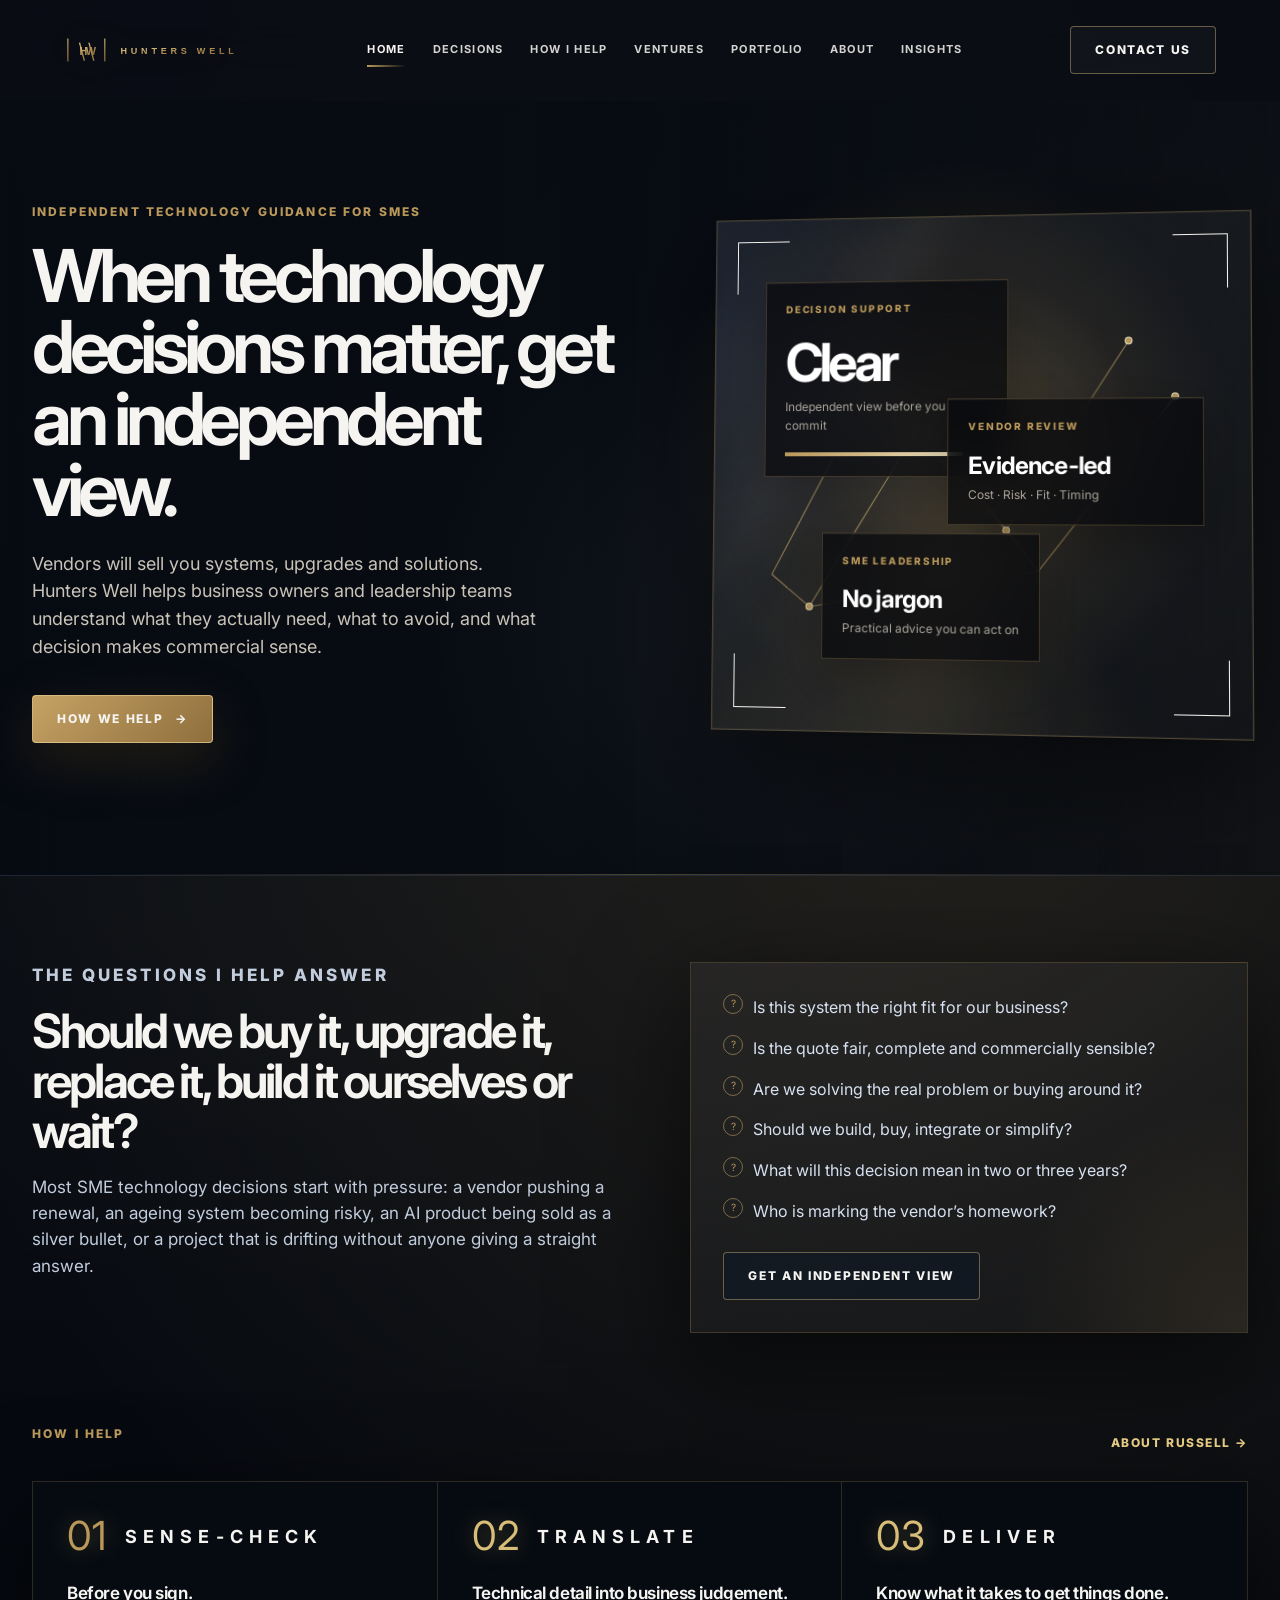
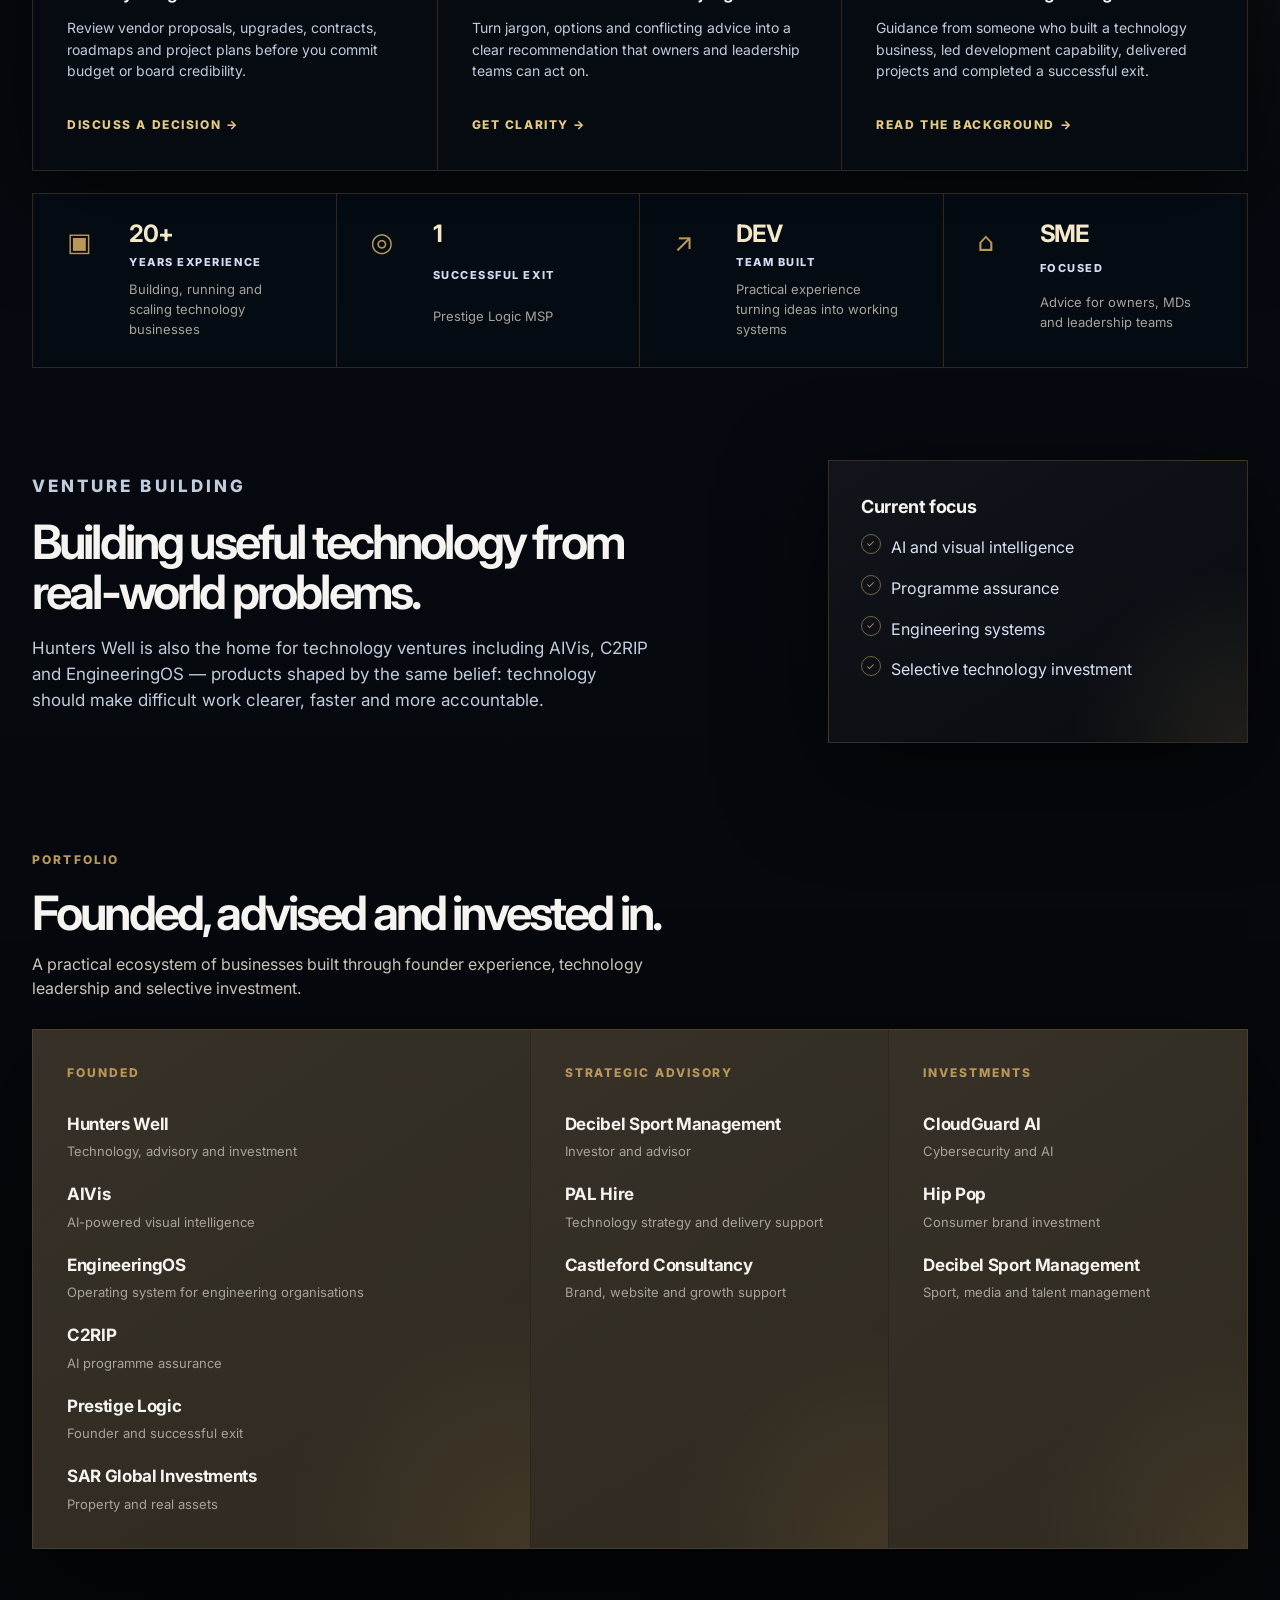
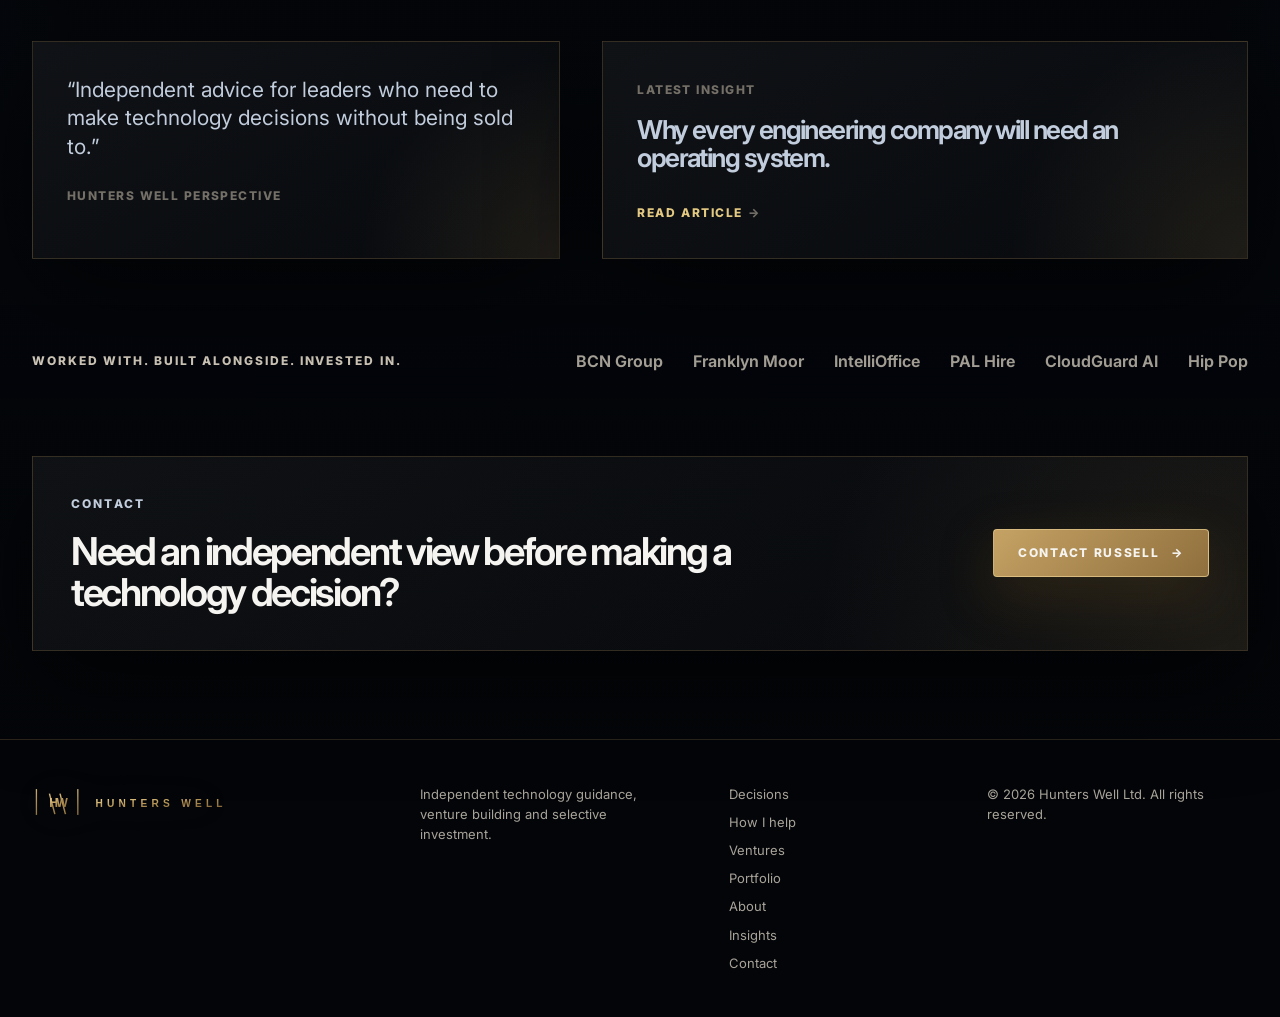
<file: index.html>
<!doctype html>
<html lang="en">
<head>
  <meta charset="utf-8">
  <meta name="viewport" content="width=device-width, initial-scale=1">
  <title>Hunters Well | Independent technology guidance for SMEs</title>
  <meta name="description" content="Independent technology guidance for SME leaders making difficult decisions about systems, vendors, upgrades, AI and digital change.">
  <meta name="theme-color" content="#070b12">
  <meta property="og:title" content="Hunters Well">
  <meta property="og:description" content="Independent technology guidance for SMEs making important decisions.">
  <meta property="og:type" content="website">
  <link rel="preconnect" href="https://fonts.googleapis.com">
  <link rel="preconnect" href="https://fonts.gstatic.com" crossorigin>
  <link href="https://fonts.googleapis.com/css2?family=Inter:wght@400;500;600;700;800&display=swap" rel="stylesheet">
  <link rel="stylesheet" href="assets/styles.css">
  <link rel="stylesheet" href="assets/logo.css">
  <link rel="stylesheet" href="assets/brand-polish.css">
</head>
<body>
  <header class="site-header" data-header>
    <a class="brand" href="#top" aria-label="Hunters Well home">
      <img class="brand-logo" src="assets/hunters-well-logo.svg" alt="Hunters Well">
    </a>

    <button class="nav-toggle" type="button" aria-expanded="false" aria-controls="site-nav" data-nav-toggle aria-label="Open menu">
      <span></span><span></span><span></span>
    </button>

    <nav id="site-nav" class="site-nav" data-nav>
      <a class="active" href="#top">Home</a>
      <a href="#decisions">Decisions</a>
      <a href="#how">How I help</a>
      <a href="#ventures">Ventures</a>
      <a href="#portfolio">Portfolio</a>
      <a href="about/">About</a>
      <a href="insights/">Insights</a>
    </nav>

    <a class="header-button" href="#contact">Contact Us</a>
  </header>

  <main id="top">
    <section class="hero">
      <div class="hero-atmosphere" aria-hidden="true"></div>

      <div class="container hero-inner">
        <div class="hero-copy">
          <p class="eyebrow">Independent technology guidance for SMEs</p>
          <h1>When technology decisions matter, get an independent view.</h1>
          <p class="hero-text">Vendors will sell you systems, upgrades and solutions. Hunters Well helps business owners and leadership teams understand what they actually need, what to avoid, and what decision makes commercial sense.</p>
          <a class="button button-primary" href="#decisions">How we help <span aria-hidden="true">→</span></a>
        </div>

        <aside class="hero-visual" aria-label="Independent technology decision support visual">
          <div class="precision-frame">
            <div class="frame-corner corner-one"></div>
            <div class="frame-corner corner-two"></div>
            <div class="frame-corner corner-three"></div>
            <div class="frame-corner corner-four"></div>

            <div class="console-panel panel-primary">
              <span class="panel-label">Decision support</span>
              <strong>Clear</strong>
              <small>Independent view before you commit</small>
              <div class="panel-meter"><span style="width: 88%"></span></div>
            </div>

            <div class="console-panel panel-secondary">
              <span class="panel-label">Vendor review</span>
              <strong>Evidence-led</strong>
              <small>Cost · Risk · Fit · Timing</small>
            </div>

            <div class="console-panel panel-tertiary">
              <span class="panel-label">SME leadership</span>
              <strong>No jargon</strong>
              <small>Practical advice you can act on</small>
            </div>

            <svg class="structure-lines" viewBox="0 0 640 520" aria-hidden="true" focusable="false">
              <defs>
                <linearGradient id="brassLine" x1="0" x2="1" y1="0" y2="1">
                  <stop offset="0" stop-color="#f1d899" stop-opacity="0.9" />
                  <stop offset="1" stop-color="#8d6c38" stop-opacity="0.25" />
                </linearGradient>
              </defs>
              <path d="M72 382 L192 154 L354 328 L498 104" />
              <path d="M118 420 L254 198 L392 376 L552 170" />
              <path d="M192 154 L254 198 L354 328 L392 376" />
              <path d="M72 382 L118 420 L392 376 L552 170" />
              <circle cx="192" cy="154" r="4" />
              <circle cx="354" cy="328" r="4" />
              <circle cx="498" cy="104" r="4" />
              <circle cx="118" cy="420" r="4" />
              <circle cx="552" cy="170" r="4" />
            </svg>
          </div>
        </aside>
      </div>
    </section>

    <section id="decisions" class="split-section decision-section">
      <div class="container split-grid">
        <div>
          <p class="eyebrow">The questions I help answer</p>
          <h2>Should we buy it, upgrade it, replace it, build it ourselves or wait?</h2>
          <p>Most SME technology decisions start with pressure: a vendor pushing a renewal, an ageing system becoming risky, an AI product being sold as a silver bullet, or a project that is drifting without anyone giving a straight answer.</p>
        </div>
        <div class="advisory-card question-card">
          <ul>
            <li>Is this system the right fit for our business?</li>
            <li>Is the quote fair, complete and commercially sensible?</li>
            <li>Are we solving the real problem or buying around it?</li>
            <li>Should we build, buy, integrate or simplify?</li>
            <li>What will this decision mean in two or three years?</li>
            <li>Who is marking the vendor’s homework?</li>
          </ul>
          <a class="button button-secondary" href="#contact">Get an independent view</a>
        </div>
      </div>
    </section>

    <section id="how" class="ventures-section">
      <div class="container">
        <div class="section-bar">
          <p class="section-label">How I help</p>
          <a class="text-link" href="about/">About Russell <span aria-hidden="true">→</span></a>
        </div>

        <div class="venture-grid">
          <article class="venture-card">
            <div class="venture-brand"><span class="venture-icon">01</span><strong>Sense-check</strong></div>
            <h2>Before you sign.</h2>
            <p>Review vendor proposals, upgrades, contracts, roadmaps and project plans before you commit budget or board credibility.</p>
            <a href="#contact">Discuss a decision <span aria-hidden="true">→</span></a>
          </article>

          <article class="venture-card">
            <div class="venture-brand"><span class="venture-icon c2">02</span><strong>Translate</strong></div>
            <h2>Technical detail into business judgement.</h2>
            <p>Turn jargon, options and conflicting advice into a clear recommendation that owners and leadership teams can act on.</p>
            <a href="#contact">Get clarity <span aria-hidden="true">→</span></a>
          </article>

          <article class="venture-card">
            <div class="venture-brand"><span class="venture-icon eos">03</span><strong>Deliver</strong></div>
            <h2>Know what it takes to get things done.</h2>
            <p>Guidance from someone who built a technology business, led development capability, delivered projects and completed a successful exit.</p>
            <a href="about/">Read the background <span aria-hidden="true">→</span></a>
          </article>
        </div>

        <div class="metrics-panel" aria-label="Hunters Well highlights">
          <div class="metric">
            <span class="metric-icon">▣</span>
            <strong>20+</strong>
            <small>Years experience</small>
            <p>Building, running and scaling technology businesses</p>
          </div>
          <div class="metric">
            <span class="metric-icon">◎</span>
            <strong>1</strong>
            <small>Successful exit</small>
            <p>Prestige Logic MSP</p>
          </div>
          <div class="metric">
            <span class="metric-icon">↗</span>
            <strong>Dev</strong>
            <small>Team built</small>
            <p>Practical experience turning ideas into working systems</p>
          </div>
          <div class="metric">
            <span class="metric-icon">⌂</span>
            <strong>SME</strong>
            <small>Focused</small>
            <p>Advice for owners, MDs and leadership teams</p>
          </div>
        </div>
      </div>
    </section>

    <section id="ventures" class="investment-section venture-summary-section">
      <div class="container investment-grid">
        <div class="investment-copy">
          <p class="eyebrow">Venture building</p>
          <h2>Building useful technology from real-world problems.</h2>
          <p>Hunters Well is also the home for technology ventures including AIVis, C2RIP and EngineeringOS — products shaped by the same belief: technology should make difficult work clearer, faster and more accountable.</p>
        </div>
        <aside class="focus-card">
          <h3>Current focus</h3>
          <ul>
            <li>AI and visual intelligence</li>
            <li>Programme assurance</li>
            <li>Engineering systems</li>
            <li>Selective technology investment</li>
          </ul>
        </aside>
      </div>
    </section>

    <section id="portfolio" class="portfolio-section ecosystem-section">
      <div class="container">
        <div class="section-heading compact-heading">
          <p class="eyebrow">Portfolio</p>
          <h2>Founded, advised and invested in.</h2>
          <p class="section-intro">A practical ecosystem of businesses built through founder experience, technology leadership and selective investment.</p>
        </div>

        <div class="ecosystem-grid">
          <article class="ecosystem-card">
            <span>Founded</span>
            <ul>
              <li><strong>Hunters Well</strong><em>Technology, advisory and investment</em></li>
              <li><strong>AIVis</strong><em>AI-powered visual intelligence</em></li>
              <li><strong>EngineeringOS</strong><em>Operating system for engineering organisations</em></li>
              <li><strong>C2RIP</strong><em>AI programme assurance</em></li>
              <li><strong>Prestige Logic</strong><em>Founder and successful exit</em></li>
              <li><strong>SAR Global Investments</strong><em>Property and real assets</em></li>
            </ul>
          </article>

          <article class="ecosystem-card">
            <span>Strategic advisory</span>
            <ul>
              <li><strong>Decibel Sport Management</strong><em>Investor and advisor</em></li>
              <li><strong>PAL Hire</strong><em>Technology strategy and delivery support</em></li>
              <li><strong>Castleford Consultancy</strong><em>Brand, website and growth support</em></li>
            </ul>
          </article>

          <article class="ecosystem-card">
            <span>Investments</span>
            <ul>
              <li><strong>CloudGuard AI</strong><em>Cybersecurity and AI</em></li>
              <li><strong>Hip Pop</strong><em>Consumer brand investment</em></li>
              <li><strong>Decibel Sport Management</strong><em>Sport, media and talent management</em></li>
            </ul>
          </article>
        </div>
      </div>
    </section>

    <section id="insights" class="insights-section">
      <div class="container insight-grid">
        <div class="quote-card">
          <p>“Independent advice for leaders who need to make technology decisions without being sold to.”</p>
          <span>Hunters Well perspective</span>
        </div>
        <article class="insight-card">
          <span>Latest insight</span>
          <h2>Why every engineering company will need an operating system.</h2>
          <a href="insights/why-every-engineering-company-will-need-an-operating-system/">Read article <span aria-hidden="true">→</span></a>
        </article>
      </div>
    </section>

    <section id="about" class="partner-strip affiliation-strip">
      <div class="container affiliation-inner">
        <span>Worked with. Built alongside. Invested in.</span>
        <strong>BCN Group</strong>
        <strong>Franklyn Moor</strong>
        <strong>IntelliOffice</strong>
        <strong>PAL Hire</strong>
        <strong>CloudGuard AI</strong>
        <strong>Hip Pop</strong>
      </div>
    </section>

    <section id="contact" class="contact-section">
      <div class="container contact-card">
        <div>
          <p class="eyebrow">Contact</p>
          <h2>Need an independent view before making a technology decision?</h2>
        </div>
        <a class="button button-primary" href="mailto:russ@hunterswell.co.uk">Contact Russell <span aria-hidden="true">→</span></a>
      </div>
    </section>
  </main>

  <footer class="site-footer">
    <div class="container footer-inner">
      <a class="brand footer-brand" href="#top" aria-label="Hunters Well home">
        <img class="brand-logo" src="assets/hunters-well-logo.svg" alt="Hunters Well">
      </a>
      <p>Independent technology guidance, venture building and selective investment.</p>
      <nav aria-label="Footer navigation">
        <a href="#decisions">Decisions</a>
        <a href="#how">How I help</a>
        <a href="#ventures">Ventures</a>
        <a href="#portfolio">Portfolio</a>
        <a href="about/">About</a>
        <a href="insights/">Insights</a>
        <a href="#contact">Contact</a>
      </nav>
      <span>© <span data-year></span> Hunters Well Ltd. All rights reserved.</span>
    </div>
  </footer>

  <script src="assets/script.js"></script>
</body>
</html>
</file>
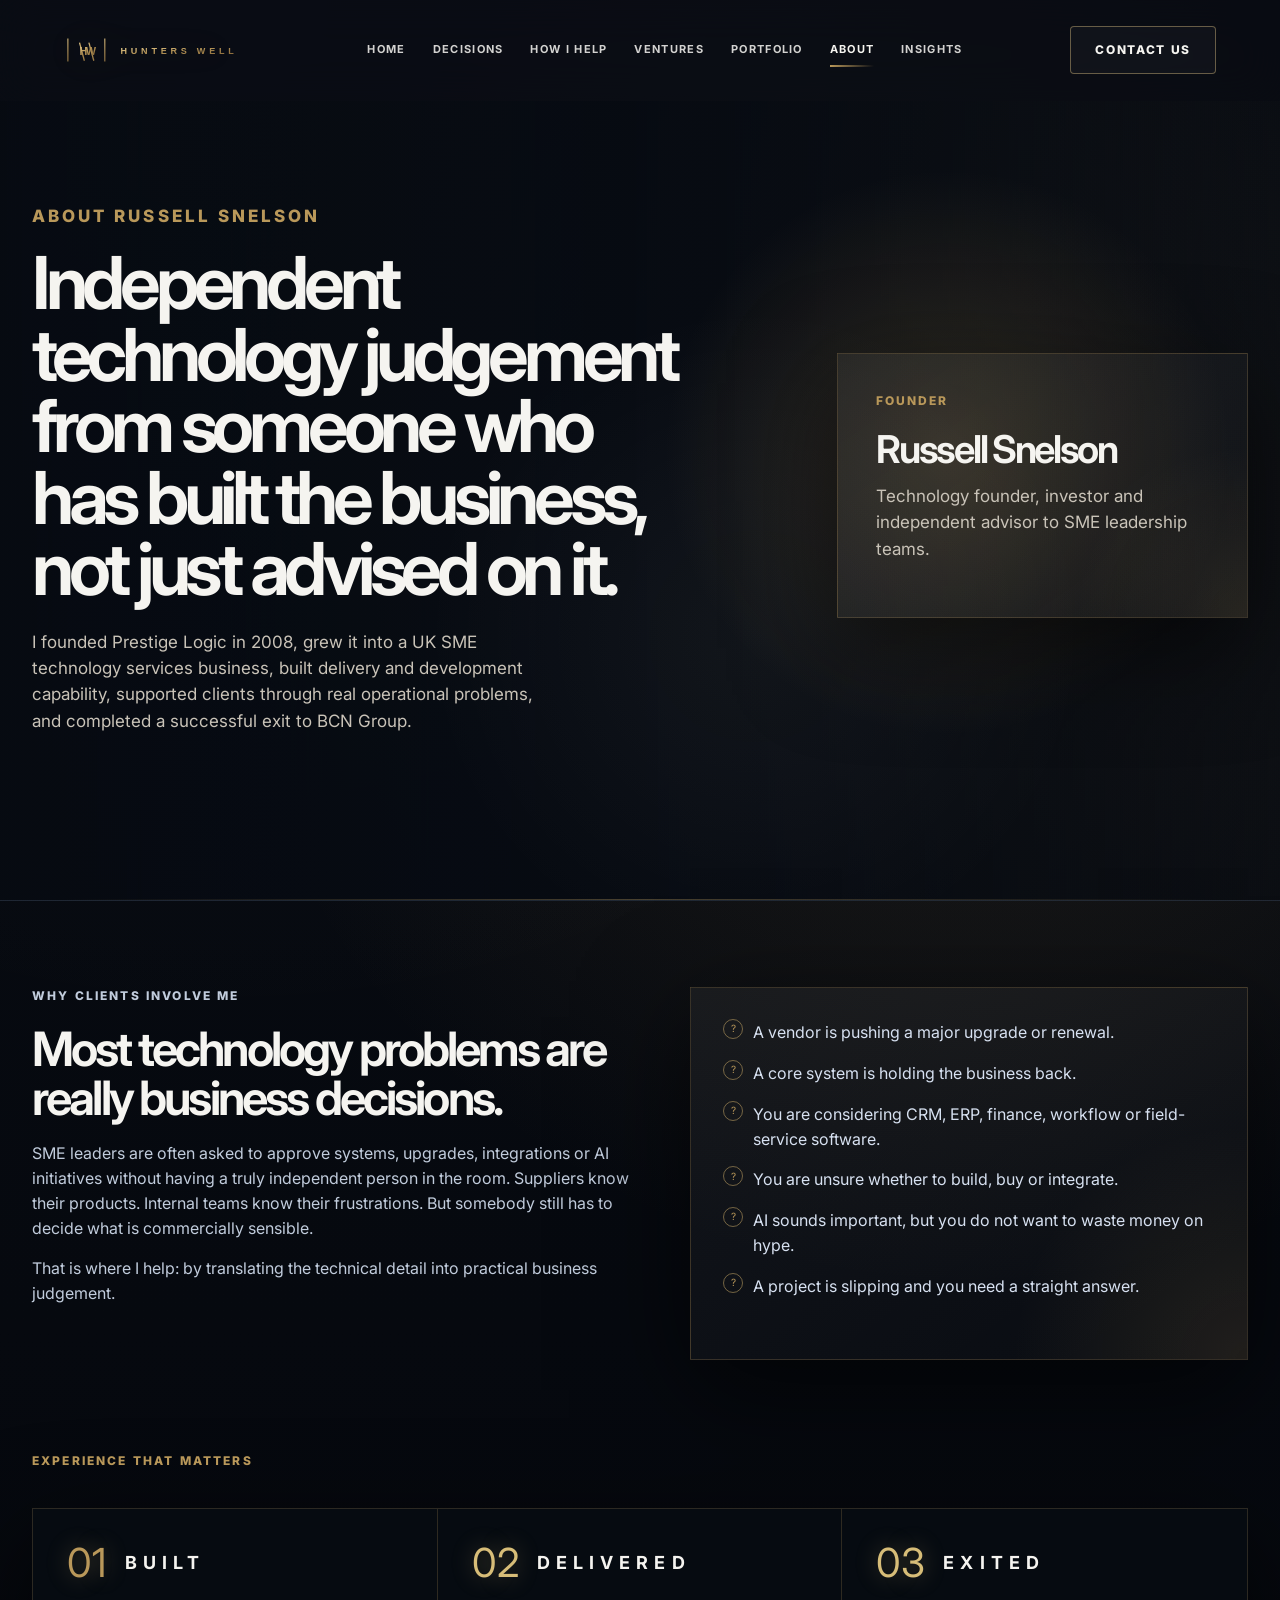
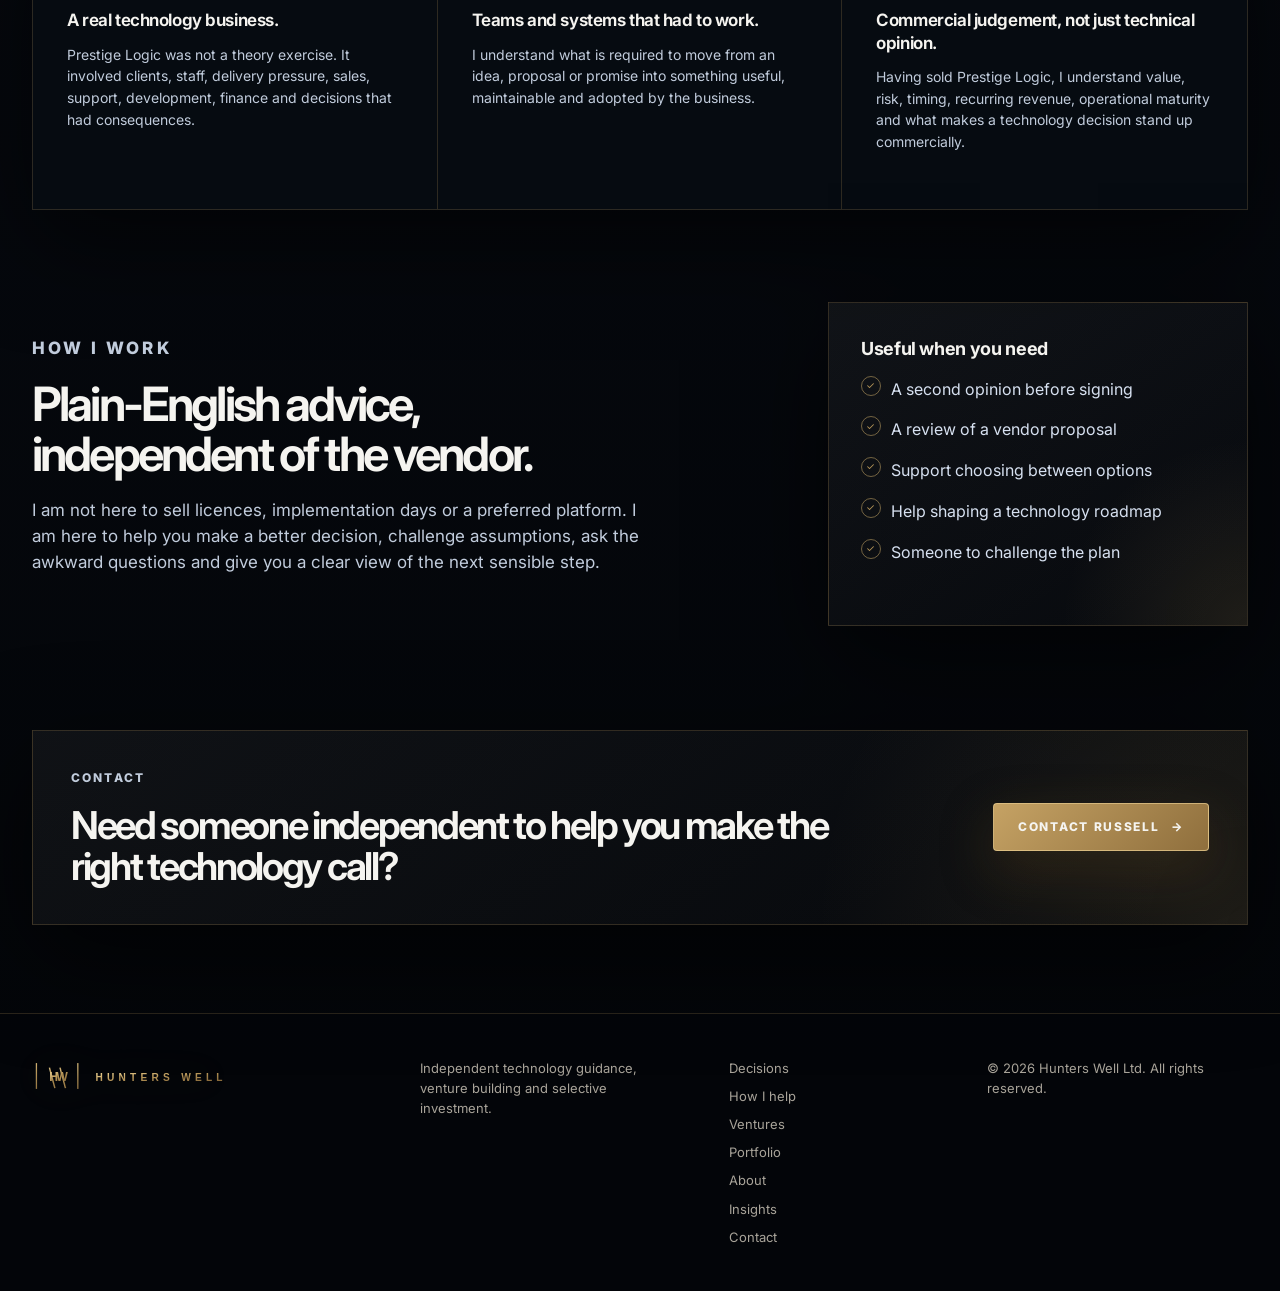
<file: about/index.html>
<!doctype html>
<html lang="en">
<head>
  <meta charset="utf-8">
  <meta name="viewport" content="width=device-width, initial-scale=1">
  <title>About Russell Snelson | Hunters Well</title>
  <meta name="description" content="Russell Snelson is the founder of Hunters Well, providing independent technology guidance for SME leaders making important decisions.">
  <meta name="theme-color" content="#070b12">
  <meta property="og:title" content="About Russell Snelson | Hunters Well">
  <meta property="og:description" content="Independent technology guidance from someone who has built, scaled and exited a technology business.">
  <meta property="og:type" content="website">
  <link rel="preconnect" href="https://fonts.googleapis.com">
  <link rel="preconnect" href="https://fonts.gstatic.com" crossorigin>
  <link href="https://fonts.googleapis.com/css2?family=Inter:wght@400;500;600;700;800&display=swap" rel="stylesheet">
  <link rel="stylesheet" href="../assets/styles.css">
  <link rel="stylesheet" href="../assets/logo.css">
  <link rel="stylesheet" href="../assets/brand-polish.css">
</head>
<body>
  <header class="site-header" data-header>
    <a class="brand" href="../" aria-label="Hunters Well home">
      <img class="brand-logo" src="../assets/hunters-well-logo.svg" alt="Hunters Well">
    </a>

    <button class="nav-toggle" type="button" aria-expanded="false" aria-controls="site-nav" data-nav-toggle aria-label="Open menu">
      <span></span><span></span><span></span>
    </button>

    <nav id="site-nav" class="site-nav" data-nav>
      <a href="../">Home</a>
      <a href="../#decisions">Decisions</a>
      <a href="../#how">How I help</a>
      <a href="../#ventures">Ventures</a>
      <a href="../#portfolio">Portfolio</a>
      <a class="active" href="./">About</a>
      <a href="../insights/">Insights</a>
    </nav>

    <a class="header-button" href="mailto:russ@hunterswell.co.uk">Contact Us</a>
  </header>

  <main id="top">
    <section class="hero about-hero">
      <div class="hero-atmosphere" aria-hidden="true"></div>
      <div class="container hero-inner about-hero-inner">
        <div class="hero-copy">
          <p class="eyebrow">About Russell Snelson</p>
          <h1>Independent technology judgement from someone who has built the business, not just advised on it.</h1>
          <p class="hero-text">I founded Prestige Logic in 2008, grew it into a UK SME technology services business, built delivery and development capability, supported clients through real operational problems, and completed a successful exit to BCN Group.</p>
        </div>
        <aside class="about-profile-card">
          <span>Founder</span>
          <h2>Russell Snelson</h2>
          <p>Technology founder, investor and independent advisor to SME leadership teams.</p>
        </aside>
      </div>
    </section>

    <section class="split-section">
      <div class="container split-grid">
        <div>
          <p class="eyebrow">Why clients involve me</p>
          <h2>Most technology problems are really business decisions.</h2>
          <p>SME leaders are often asked to approve systems, upgrades, integrations or AI initiatives without having a truly independent person in the room. Suppliers know their products. Internal teams know their frustrations. But somebody still has to decide what is commercially sensible.</p>
          <p>That is where I help: by translating the technical detail into practical business judgement.</p>
        </div>
        <div class="advisory-card question-card">
          <ul>
            <li>A vendor is pushing a major upgrade or renewal.</li>
            <li>A core system is holding the business back.</li>
            <li>You are considering CRM, ERP, finance, workflow or field-service software.</li>
            <li>You are unsure whether to build, buy or integrate.</li>
            <li>AI sounds important, but you do not want to waste money on hype.</li>
            <li>A project is slipping and you need a straight answer.</li>
          </ul>
        </div>
      </div>
    </section>

    <section class="ventures-section">
      <div class="container">
        <div class="section-bar">
          <p class="section-label">Experience that matters</p>
        </div>
        <div class="venture-grid">
          <article class="venture-card">
            <div class="venture-brand"><span class="venture-icon">01</span><strong>Built</strong></div>
            <h2>A real technology business.</h2>
            <p>Prestige Logic was not a theory exercise. It involved clients, staff, delivery pressure, sales, support, development, finance and decisions that had consequences.</p>
          </article>
          <article class="venture-card">
            <div class="venture-brand"><span class="venture-icon c2">02</span><strong>Delivered</strong></div>
            <h2>Teams and systems that had to work.</h2>
            <p>I understand what is required to move from an idea, proposal or promise into something useful, maintainable and adopted by the business.</p>
          </article>
          <article class="venture-card">
            <div class="venture-brand"><span class="venture-icon eos">03</span><strong>Exited</strong></div>
            <h2>Commercial judgement, not just technical opinion.</h2>
            <p>Having sold Prestige Logic, I understand value, risk, timing, recurring revenue, operational maturity and what makes a technology decision stand up commercially.</p>
          </article>
        </div>
      </div>
    </section>

    <section class="investment-section">
      <div class="container investment-grid">
        <div class="investment-copy">
          <p class="eyebrow">How I work</p>
          <h2>Plain-English advice, independent of the vendor.</h2>
          <p>I am not here to sell licences, implementation days or a preferred platform. I am here to help you make a better decision, challenge assumptions, ask the awkward questions and give you a clear view of the next sensible step.</p>
        </div>
        <aside class="focus-card">
          <h3>Useful when you need</h3>
          <ul>
            <li>A second opinion before signing</li>
            <li>A review of a vendor proposal</li>
            <li>Support choosing between options</li>
            <li>Help shaping a technology roadmap</li>
            <li>Someone to challenge the plan</li>
          </ul>
        </aside>
      </div>
    </section>

    <section class="contact-section">
      <div class="container contact-card">
        <div>
          <p class="eyebrow">Contact</p>
          <h2>Need someone independent to help you make the right technology call?</h2>
        </div>
        <a class="button button-primary" href="mailto:russ@hunterswell.co.uk">Contact Russell <span aria-hidden="true">→</span></a>
      </div>
    </section>
  </main>

  <footer class="site-footer">
    <div class="container footer-inner">
      <a class="brand footer-brand" href="../" aria-label="Hunters Well home">
        <img class="brand-logo" src="../assets/hunters-well-logo.svg" alt="Hunters Well">
      </a>
      <p>Independent technology guidance, venture building and selective investment.</p>
      <nav aria-label="Footer navigation">
        <a href="../#decisions">Decisions</a>
        <a href="../#how">How I help</a>
        <a href="../#ventures">Ventures</a>
        <a href="../#portfolio">Portfolio</a>
        <a href="./">About</a>
        <a href="../insights/">Insights</a>
        <a href="mailto:russ@hunterswell.co.uk">Contact</a>
      </nav>
      <span>© <span data-year></span> Hunters Well Ltd. All rights reserved.</span>
    </div>
  </footer>

  <script src="../assets/script.js"></script>
</body>
</html>
</file>
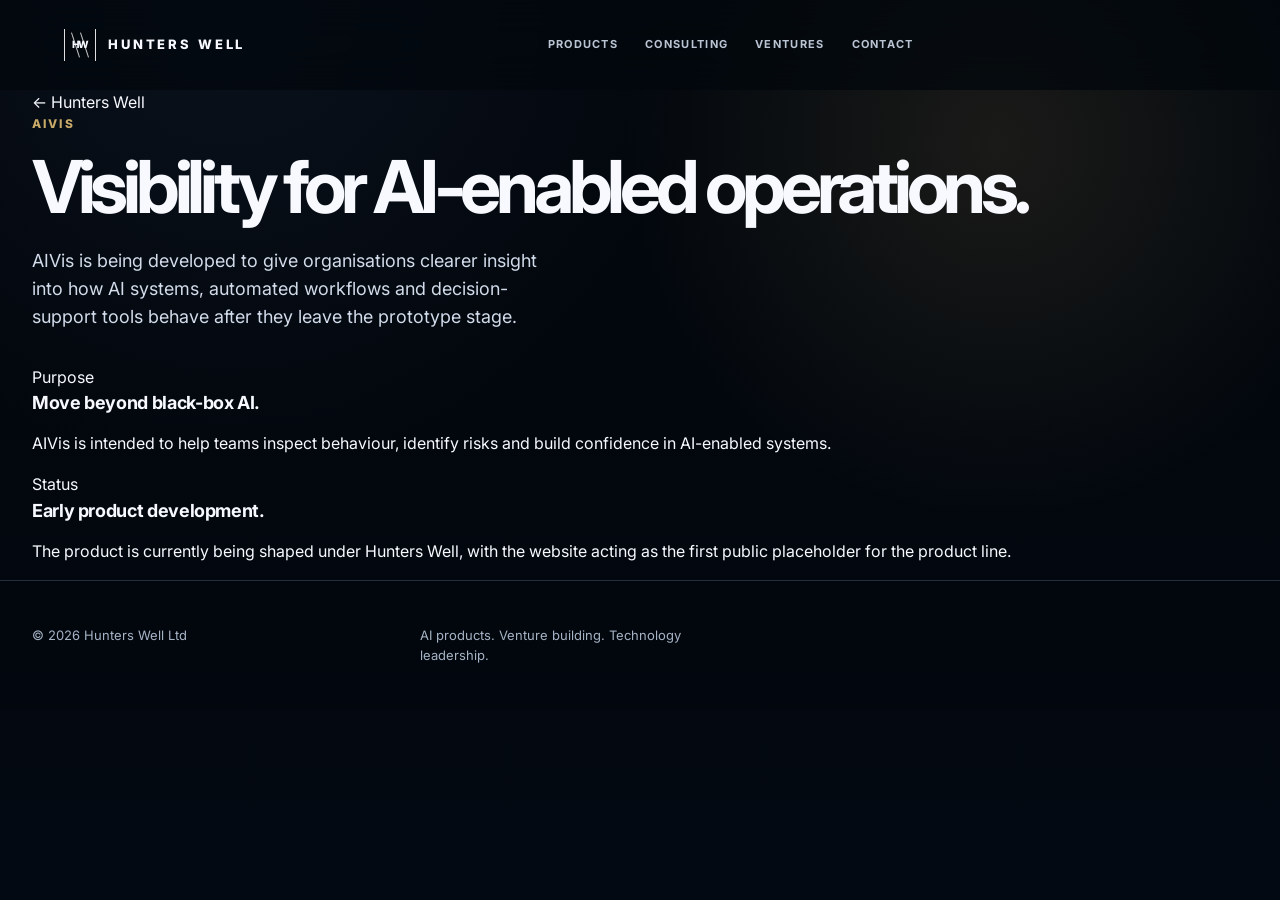
<file: aivis/index.html>
<!doctype html>
<html lang="en">
<head>
  <meta charset="utf-8">
  <meta name="viewport" content="width=device-width, initial-scale=1">
  <title>AIVis | Hunters Well Ltd</title>
  <meta name="description" content="AIVis is a Hunters Well product focused on AI visibility, inspection and operational intelligence.">
  <link rel="preconnect" href="https://fonts.googleapis.com">
  <link rel="preconnect" href="https://fonts.gstatic.com" crossorigin>
  <link href="https://fonts.googleapis.com/css2?family=Inter:wght@400;500;600;700;800&display=swap" rel="stylesheet">
  <link rel="stylesheet" href="../assets/styles.css">
</head>
<body>
  <header class="site-header" data-header>
    <a class="brand" href="../index.html"><span class="brand-mark">HW</span><span class="brand-text">Hunters Well</span></a>
    <button class="nav-toggle" type="button" aria-expanded="false" aria-controls="site-nav" data-nav-toggle><span></span><span></span><span></span></button>
    <nav id="site-nav" class="site-nav" data-nav>
      <a href="../index.html#products">Products</a>
      <a href="../index.html#consulting">Consulting</a>
      <a href="../index.html#ventures">Ventures</a>
      <a href="../index.html#contact">Contact</a>
    </nav>
  </header>
  <main>
    <section class="product-hero section-pad">
      <div class="container page-title">
        <a class="breadcrumb" href="../index.html">← Hunters Well</a>
        <p class="eyebrow">AIVis</p>
        <h1>Visibility for AI-enabled operations.</h1>
        <p class="hero-text">AIVis is being developed to give organisations clearer insight into how AI systems, automated workflows and decision-support tools behave after they leave the prototype stage.</p>
      </div>
    </section>
    <section class="section-pad compact">
      <div class="container detail-grid">
        <article class="card detail-card"><div class="card-kicker">Purpose</div><h3>Move beyond black-box AI.</h3><p>AIVis is intended to help teams inspect behaviour, identify risks and build confidence in AI-enabled systems.</p></article>
        <article class="card detail-card"><div class="card-kicker">Status</div><h3>Early product development.</h3><p>The product is currently being shaped under Hunters Well, with the website acting as the first public placeholder for the product line.</p></article>
      </div>
    </section>
  </main>
  <footer class="site-footer"><div class="container footer-inner"><span>© <span data-year></span> Hunters Well Ltd</span><span>AI products. Venture building. Technology leadership.</span></div></footer>
  <script src="../assets/script.js"></script>
</body>
</html>
</file>
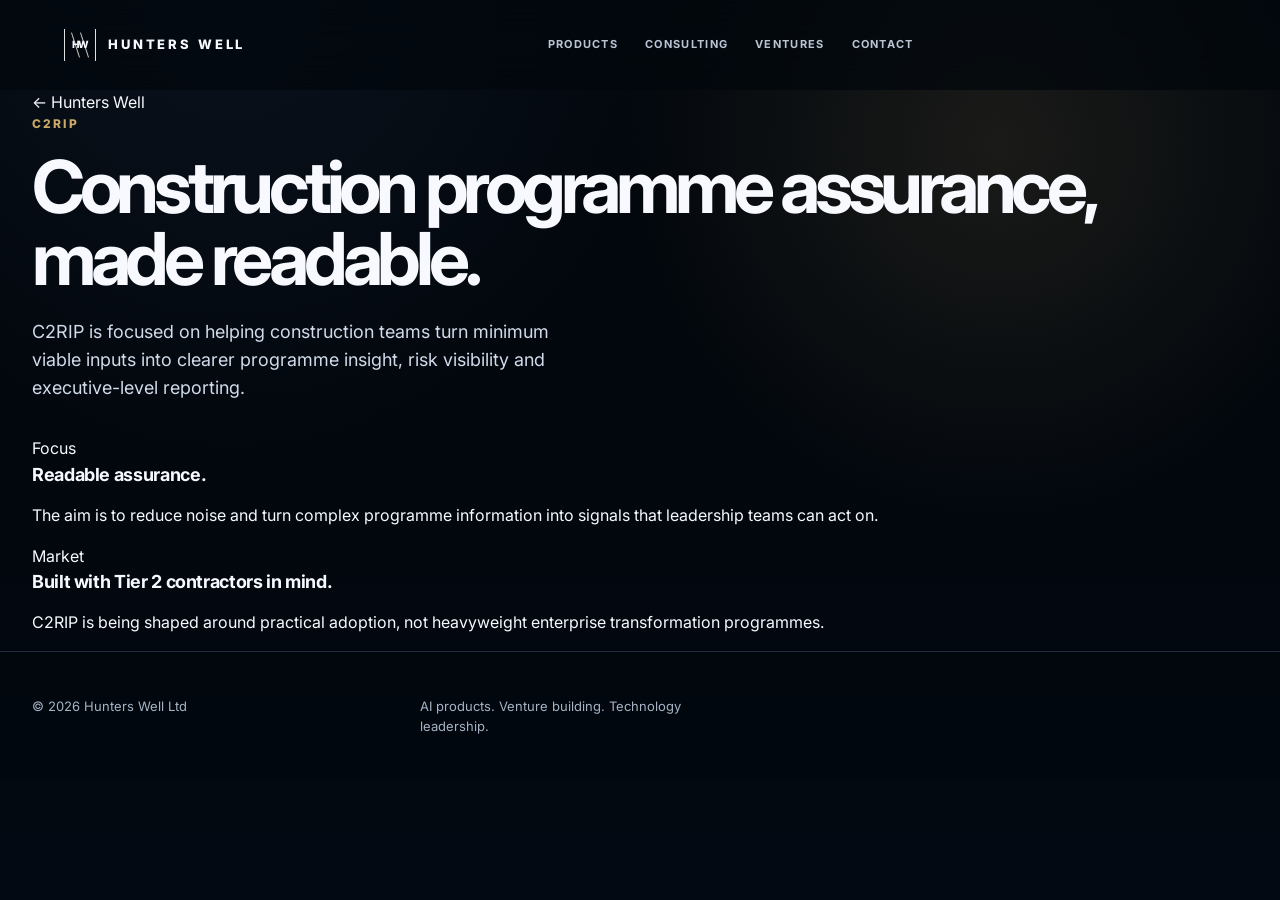
<file: c2rip/index.html>
<!doctype html>
<html lang="en">
<head>
  <meta charset="utf-8">
  <meta name="viewport" content="width=device-width, initial-scale=1">
  <title>C2RIP | Hunters Well Ltd</title>
  <meta name="description" content="C2RIP is a Hunters Well product focused on construction programme assurance and executive reporting.">
  <link rel="preconnect" href="https://fonts.googleapis.com">
  <link rel="preconnect" href="https://fonts.gstatic.com" crossorigin>
  <link href="https://fonts.googleapis.com/css2?family=Inter:wght@400;500;600;700;800&display=swap" rel="stylesheet">
  <link rel="stylesheet" href="../assets/styles.css">
</head>
<body>
  <header class="site-header" data-header>
    <a class="brand" href="../index.html"><span class="brand-mark">HW</span><span class="brand-text">Hunters Well</span></a>
    <button class="nav-toggle" type="button" aria-expanded="false" aria-controls="site-nav" data-nav-toggle><span></span><span></span><span></span></button>
    <nav id="site-nav" class="site-nav" data-nav>
      <a href="../index.html#products">Products</a><a href="../index.html#consulting">Consulting</a><a href="../index.html#ventures">Ventures</a><a href="../index.html#contact">Contact</a>
    </nav>
  </header>
  <main>
    <section class="product-hero section-pad"><div class="container page-title"><a class="breadcrumb" href="../index.html">← Hunters Well</a><p class="eyebrow">C2RIP</p><h1>Construction programme assurance, made readable.</h1><p class="hero-text">C2RIP is focused on helping construction teams turn minimum viable inputs into clearer programme insight, risk visibility and executive-level reporting.</p></div></section>
    <section class="section-pad compact"><div class="container detail-grid"><article class="card detail-card"><div class="card-kicker">Focus</div><h3>Readable assurance.</h3><p>The aim is to reduce noise and turn complex programme information into signals that leadership teams can act on.</p></article><article class="card detail-card"><div class="card-kicker">Market</div><h3>Built with Tier 2 contractors in mind.</h3><p>C2RIP is being shaped around practical adoption, not heavyweight enterprise transformation programmes.</p></article></div></section>
  </main>
  <footer class="site-footer"><div class="container footer-inner"><span>© <span data-year></span> Hunters Well Ltd</span><span>AI products. Venture building. Technology leadership.</span></div></footer>
  <script src="../assets/script.js"></script>
</body>
</html>
</file>
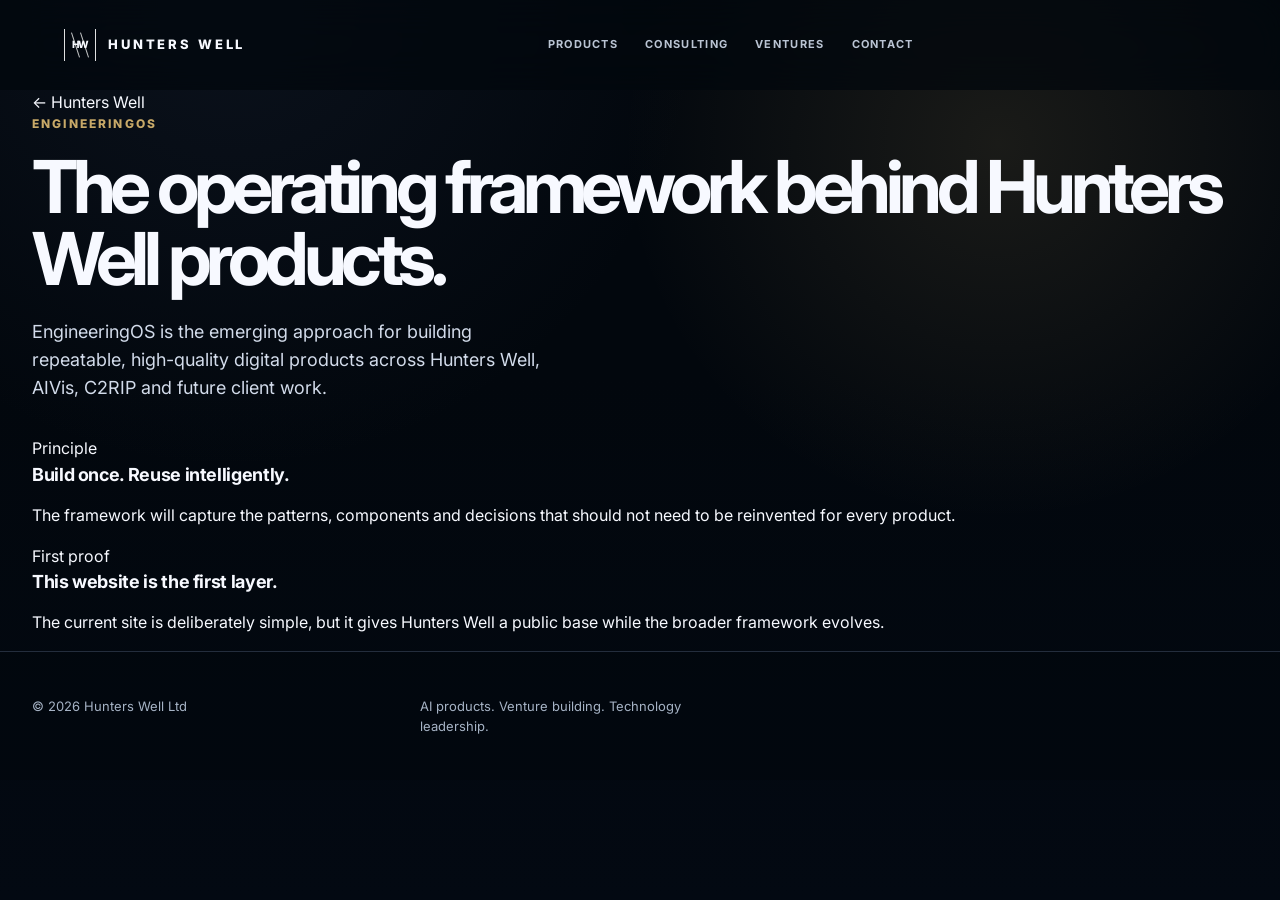
<file: engineeringos/index.html>
<!doctype html>
<html lang="en">
<head>
  <meta charset="utf-8">
  <meta name="viewport" content="width=device-width, initial-scale=1">
  <title>EngineeringOS | Hunters Well Ltd</title>
  <meta name="description" content="EngineeringOS is the emerging Hunters Well framework for building repeatable digital products.">
  <link rel="preconnect" href="https://fonts.googleapis.com">
  <link rel="preconnect" href="https://fonts.gstatic.com" crossorigin>
  <link href="https://fonts.googleapis.com/css2?family=Inter:wght@400;500;600;700;800&display=swap" rel="stylesheet">
  <link rel="stylesheet" href="../assets/styles.css">
</head>
<body>
  <header class="site-header" data-header>
    <a class="brand" href="../index.html"><span class="brand-mark">HW</span><span class="brand-text">Hunters Well</span></a>
    <button class="nav-toggle" type="button" aria-expanded="false" aria-controls="site-nav" data-nav-toggle><span></span><span></span><span></span></button>
    <nav id="site-nav" class="site-nav" data-nav>
      <a href="../index.html#products">Products</a><a href="../index.html#consulting">Consulting</a><a href="../index.html#ventures">Ventures</a><a href="../index.html#contact">Contact</a>
    </nav>
  </header>
  <main>
    <section class="product-hero section-pad"><div class="container page-title"><a class="breadcrumb" href="../index.html">← Hunters Well</a><p class="eyebrow">EngineeringOS</p><h1>The operating framework behind Hunters Well products.</h1><p class="hero-text">EngineeringOS is the emerging approach for building repeatable, high-quality digital products across Hunters Well, AIVis, C2RIP and future client work.</p></div></section>
    <section class="section-pad compact"><div class="container detail-grid"><article class="card detail-card"><div class="card-kicker">Principle</div><h3>Build once. Reuse intelligently.</h3><p>The framework will capture the patterns, components and decisions that should not need to be reinvented for every product.</p></article><article class="card detail-card"><div class="card-kicker">First proof</div><h3>This website is the first layer.</h3><p>The current site is deliberately simple, but it gives Hunters Well a public base while the broader framework evolves.</p></article></div></section>
  </main>
  <footer class="site-footer"><div class="container footer-inner"><span>© <span data-year></span> Hunters Well Ltd</span><span>AI products. Venture building. Technology leadership.</span></div></footer>
  <script src="../assets/script.js"></script>
</body>
</html>
</file>
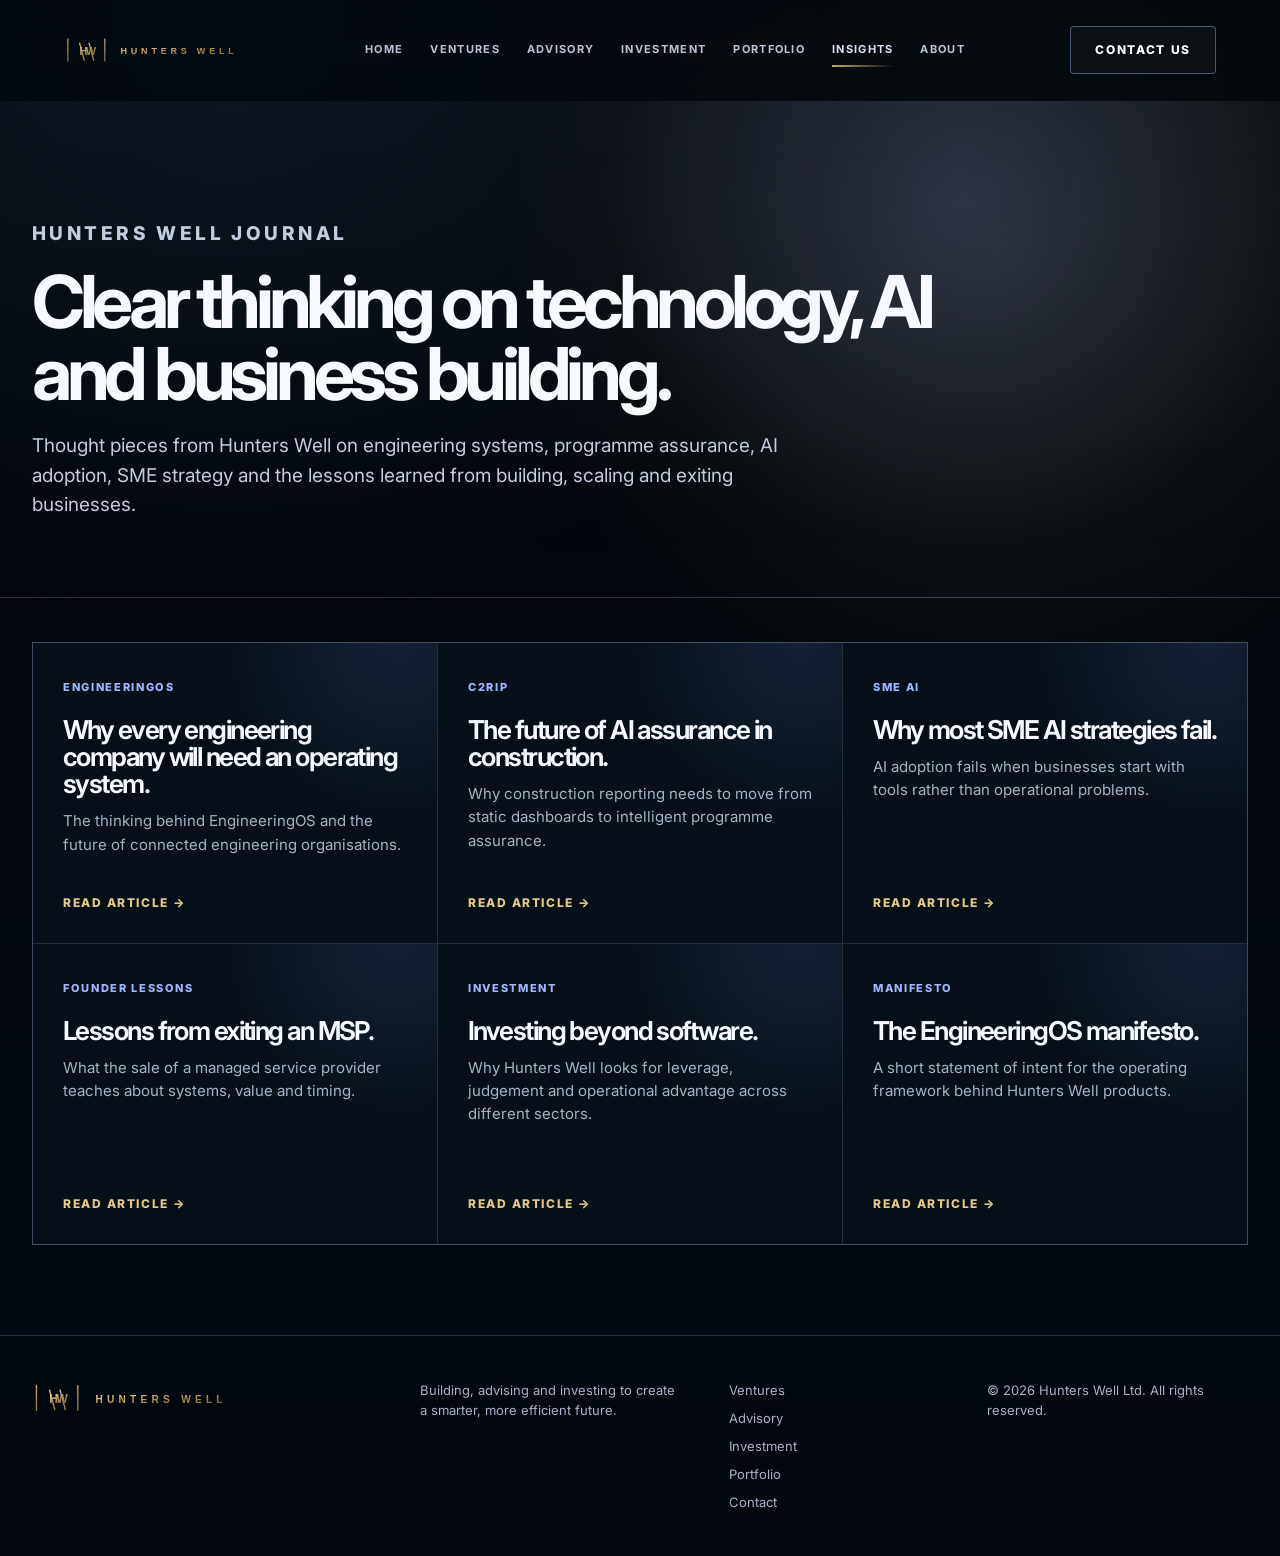
<file: insights/index.html>
<!doctype html>
<html lang="en">
<head>
  <meta charset="utf-8">
  <meta name="viewport" content="width=device-width, initial-scale=1">
  <title>Insights | Hunters Well</title>
  <meta name="description" content="Hunters Well insights on AI, engineering, technology leadership, software ventures and investment.">
  <meta name="theme-color" content="#02070d">
  <link rel="preconnect" href="https://fonts.googleapis.com">
  <link rel="preconnect" href="https://fonts.gstatic.com" crossorigin>
  <link href="https://fonts.googleapis.com/css2?family=Inter:wght@400;500;600;700;800&display=swap" rel="stylesheet">
  <link rel="stylesheet" href="../assets/styles.css">
  <link rel="stylesheet" href="../assets/logo.css">
  <link rel="stylesheet" href="../assets/insights.css">
</head>
<body>
  <header class="site-header" data-header>
    <a class="brand" href="../#top" aria-label="Hunters Well home"><img class="brand-logo" src="../assets/hunters-well-logo.svg" alt="Hunters Well"></a>
    <button class="nav-toggle" type="button" aria-expanded="false" aria-controls="site-nav" data-nav-toggle aria-label="Open menu"><span></span><span></span><span></span></button>
    <nav id="site-nav" class="site-nav" data-nav>
      <a href="../#top">Home</a><a href="../#ventures">Ventures</a><a href="../#advisory">Advisory</a><a href="../#investment">Investment</a><a href="../#portfolio">Portfolio</a><a class="active" href="./">Insights</a><a href="../#about">About</a>
    </nav>
    <a class="header-button" href="../#contact">Contact Us</a>
  </header>

  <main>
    <section class="journal-hero">
      <div class="container">
        <p class="eyebrow">Hunters Well Journal</p>
        <h1>Clear thinking on technology, AI and business building.</h1>
        <p>Thought pieces from Hunters Well on engineering systems, programme assurance, AI adoption, SME strategy and the lessons learned from building, scaling and exiting businesses.</p>
      </div>
    </section>

    <section class="container">
      <div class="journal-grid">
        <article class="journal-card"><div><span>EngineeringOS</span><h2>Why every engineering company will need an operating system.</h2><p>The thinking behind EngineeringOS and the future of connected engineering organisations.</p></div><a class="text-link" href="why-every-engineering-company-will-need-an-operating-system/">Read article →</a></article>
        <article class="journal-card"><div><span>C2RIP</span><h2>The future of AI assurance in construction.</h2><p>Why construction reporting needs to move from static dashboards to intelligent programme assurance.</p></div><a class="text-link" href="the-future-of-ai-assurance-in-construction/">Read article →</a></article>
        <article class="journal-card"><div><span>SME AI</span><h2>Why most SME AI strategies fail.</h2><p>AI adoption fails when businesses start with tools rather than operational problems.</p></div><a class="text-link" href="why-most-sme-ai-strategies-fail/">Read article →</a></article>
        <article class="journal-card"><div><span>Founder lessons</span><h2>Lessons from exiting an MSP.</h2><p>What the sale of a managed service provider teaches about systems, value and timing.</p></div><a class="text-link" href="lessons-from-exiting-an-msp/">Read article →</a></article>
        <article class="journal-card"><div><span>Investment</span><h2>Investing beyond software.</h2><p>Why Hunters Well looks for leverage, judgement and operational advantage across different sectors.</p></div><a class="text-link" href="investing-beyond-software/">Read article →</a></article>
        <article class="journal-card"><div><span>Manifesto</span><h2>The EngineeringOS manifesto.</h2><p>A short statement of intent for the operating framework behind Hunters Well products.</p></div><a class="text-link" href="the-engineeringos-manifesto/">Read article →</a></article>
      </div>
    </section>
  </main>

  <footer class="site-footer"><div class="container footer-inner"><a class="brand footer-brand" href="../#top"><img class="brand-logo" src="../assets/hunters-well-logo.svg" alt="Hunters Well"></a><p>Building, advising and investing to create a smarter, more efficient future.</p><nav><a href="../#ventures">Ventures</a><a href="../#advisory">Advisory</a><a href="../#investment">Investment</a><a href="../#portfolio">Portfolio</a><a href="../#contact">Contact</a></nav><span>© <span data-year></span> Hunters Well Ltd. All rights reserved.</span></div></footer>
  <script src="../assets/script.js"></script>
</body>
</html>
</file>
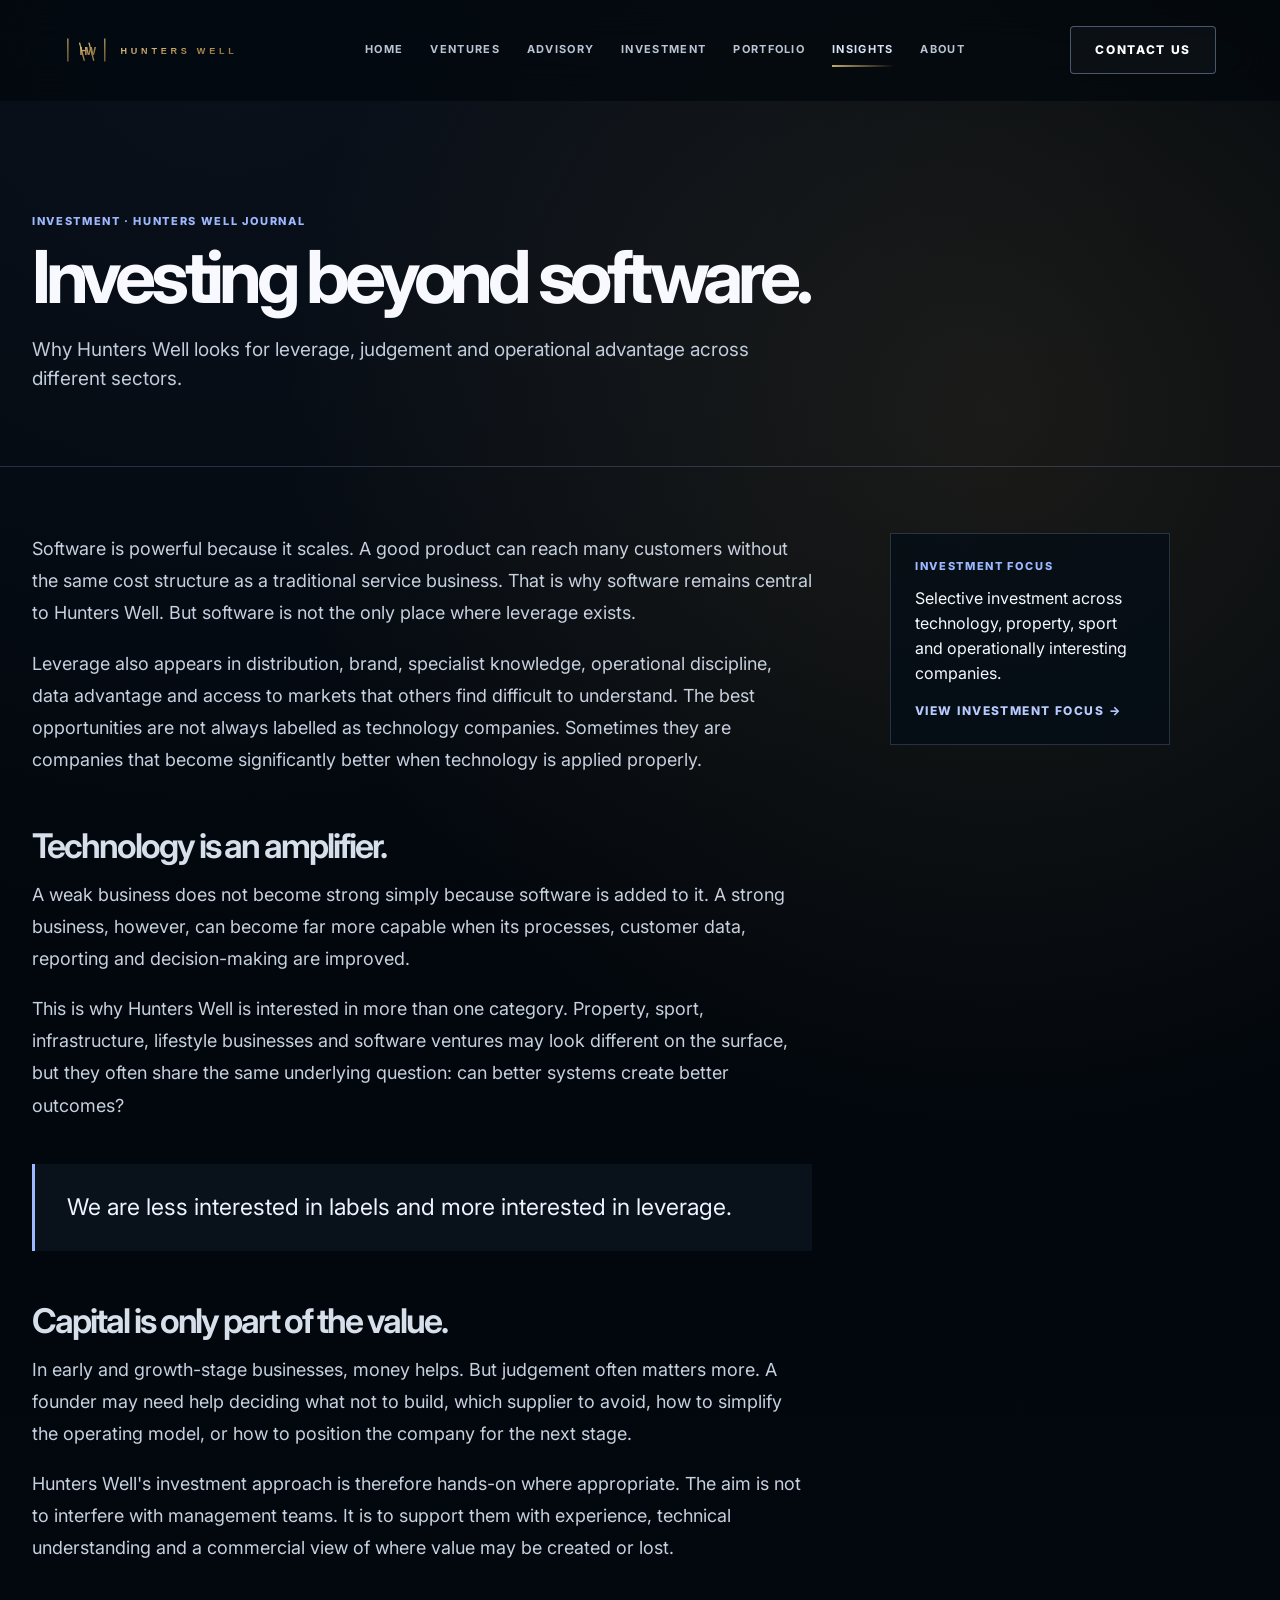
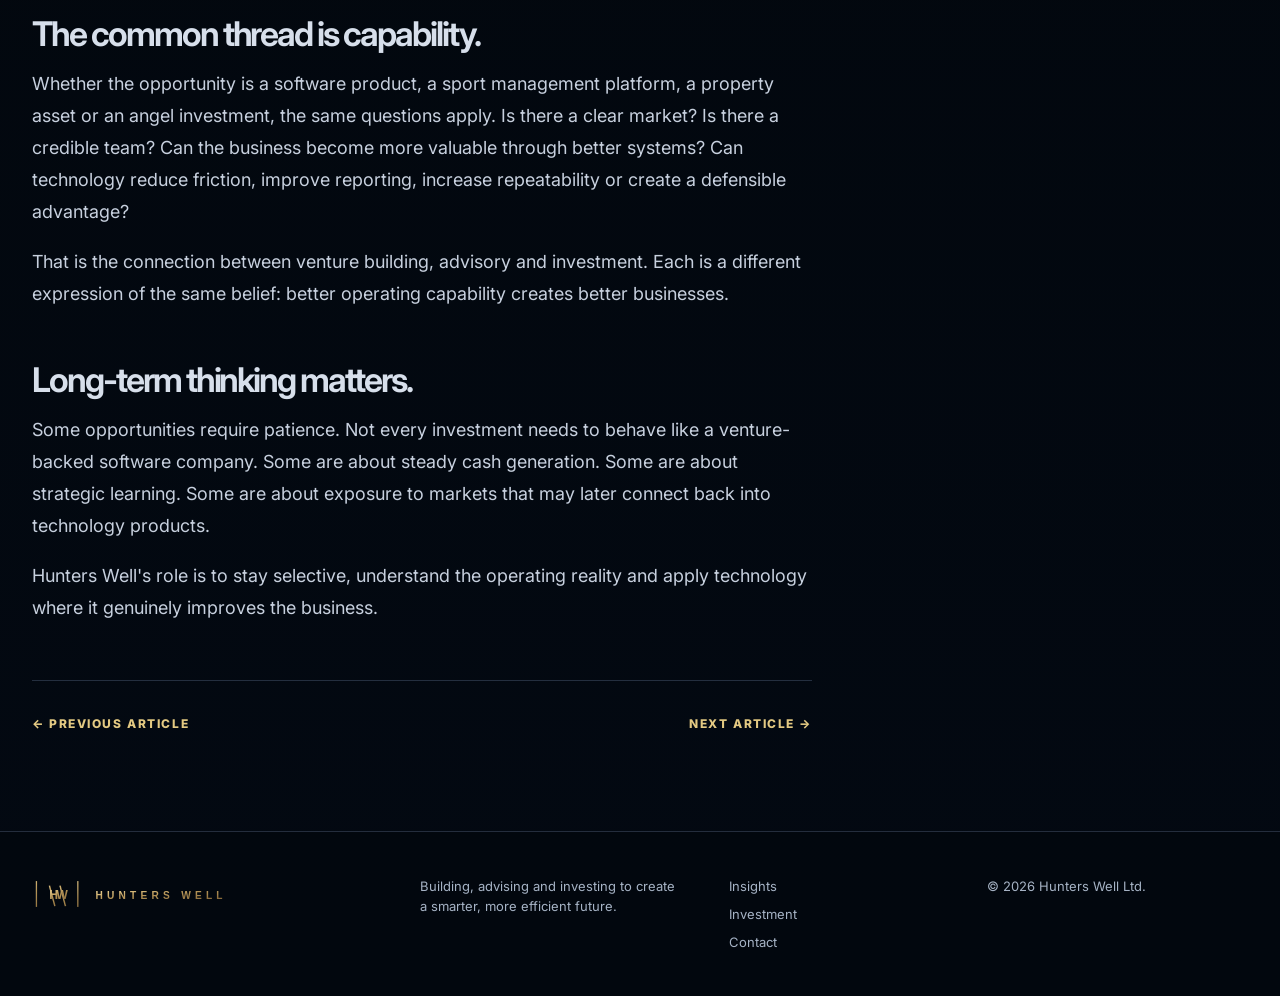
<file: insights/investing-beyond-software/index.html>
<!doctype html><html lang="en"><head><meta charset="utf-8"><meta name="viewport" content="width=device-width, initial-scale=1"><title>Investing beyond software | Hunters Well</title><meta name="description" content="Why Hunters Well looks for leverage, judgement and operational advantage across different sectors."><meta name="theme-color" content="#02070d"><link rel="preconnect" href="https://fonts.googleapis.com"><link rel="preconnect" href="https://fonts.gstatic.com" crossorigin><link href="https://fonts.googleapis.com/css2?family=Inter:wght@400;500;600;700;800&display=swap" rel="stylesheet"><link rel="stylesheet" href="../../assets/styles.css"><link rel="stylesheet" href="../../assets/logo.css"><link rel="stylesheet" href="../../assets/insights.css"></head><body><header class="site-header" data-header><a class="brand" href="../../#top"><img class="brand-logo" src="../../assets/hunters-well-logo.svg" alt="Hunters Well"></a><button class="nav-toggle" type="button" aria-expanded="false" aria-controls="site-nav" data-nav-toggle aria-label="Open menu"><span></span><span></span><span></span></button><nav id="site-nav" class="site-nav" data-nav><a href="../../#top">Home</a><a href="../../#ventures">Ventures</a><a href="../../#advisory">Advisory</a><a href="../../#investment">Investment</a><a href="../../#portfolio">Portfolio</a><a class="active" href="../">Insights</a><a href="../../#about">About</a></nav><a class="header-button" href="../../#contact">Contact Us</a></header><main><section class="article-hero"><div class="container"><p class="article-meta">Investment · Hunters Well Journal</p><h1>Investing beyond software.</h1><p class="article-standfirst">Why Hunters Well looks for leverage, judgement and operational advantage across different sectors.</p></div></section><section class="container article-shell"><article class="article-body"><p>Software is powerful because it scales. A good product can reach many customers without the same cost structure as a traditional service business. That is why software remains central to Hunters Well. But software is not the only place where leverage exists.</p><p>Leverage also appears in distribution, brand, specialist knowledge, operational discipline, data advantage and access to markets that others find difficult to understand. The best opportunities are not always labelled as technology companies. Sometimes they are companies that become significantly better when technology is applied properly.</p><h2>Technology is an amplifier.</h2><p>A weak business does not become strong simply because software is added to it. A strong business, however, can become far more capable when its processes, customer data, reporting and decision-making are improved.</p><p>This is why Hunters Well is interested in more than one category. Property, sport, infrastructure, lifestyle businesses and software ventures may look different on the surface, but they often share the same underlying question: can better systems create better outcomes?</p><blockquote>We are less interested in labels and more interested in leverage.</blockquote><h2>Capital is only part of the value.</h2><p>In early and growth-stage businesses, money helps. But judgement often matters more. A founder may need help deciding what not to build, which supplier to avoid, how to simplify the operating model, or how to position the company for the next stage.</p><p>Hunters Well's investment approach is therefore hands-on where appropriate. The aim is not to interfere with management teams. It is to support them with experience, technical understanding and a commercial view of where value may be created or lost.</p><h2>The common thread is capability.</h2><p>Whether the opportunity is a software product, a sport management platform, a property asset or an angel investment, the same questions apply. Is there a clear market? Is there a credible team? Can the business become more valuable through better systems? Can technology reduce friction, improve reporting, increase repeatability or create a defensible advantage?</p><p>That is the connection between venture building, advisory and investment. Each is a different expression of the same belief: better operating capability creates better businesses.</p><h2>Long-term thinking matters.</h2><p>Some opportunities require patience. Not every investment needs to behave like a venture-backed software company. Some are about steady cash generation. Some are about strategic learning. Some are about exposure to markets that may later connect back into technology products.</p><p>Hunters Well's role is to stay selective, understand the operating reality and apply technology where it genuinely improves the business.</p><div class="article-footer-nav"><a class="text-link" href="../lessons-from-exiting-an-msp/">← Previous article</a><a class="text-link" href="../the-engineeringos-manifesto/">Next article →</a></div></article><aside class="article-side"><p class="article-meta">Investment focus</p><p>Selective investment across technology, property, sport and operationally interesting companies.</p><a href="../../#investment">View investment focus →</a></aside></section></main><footer class="site-footer"><div class="container footer-inner"><a class="brand footer-brand" href="../../#top"><img class="brand-logo" src="../../assets/hunters-well-logo.svg" alt="Hunters Well"></a><p>Building, advising and investing to create a smarter, more efficient future.</p><nav><a href="../">Insights</a><a href="../../#investment">Investment</a><a href="../../#contact">Contact</a></nav><span>© <span data-year></span> Hunters Well Ltd.</span></div></footer><script src="../../assets/script.js"></script></body></html>
</file>
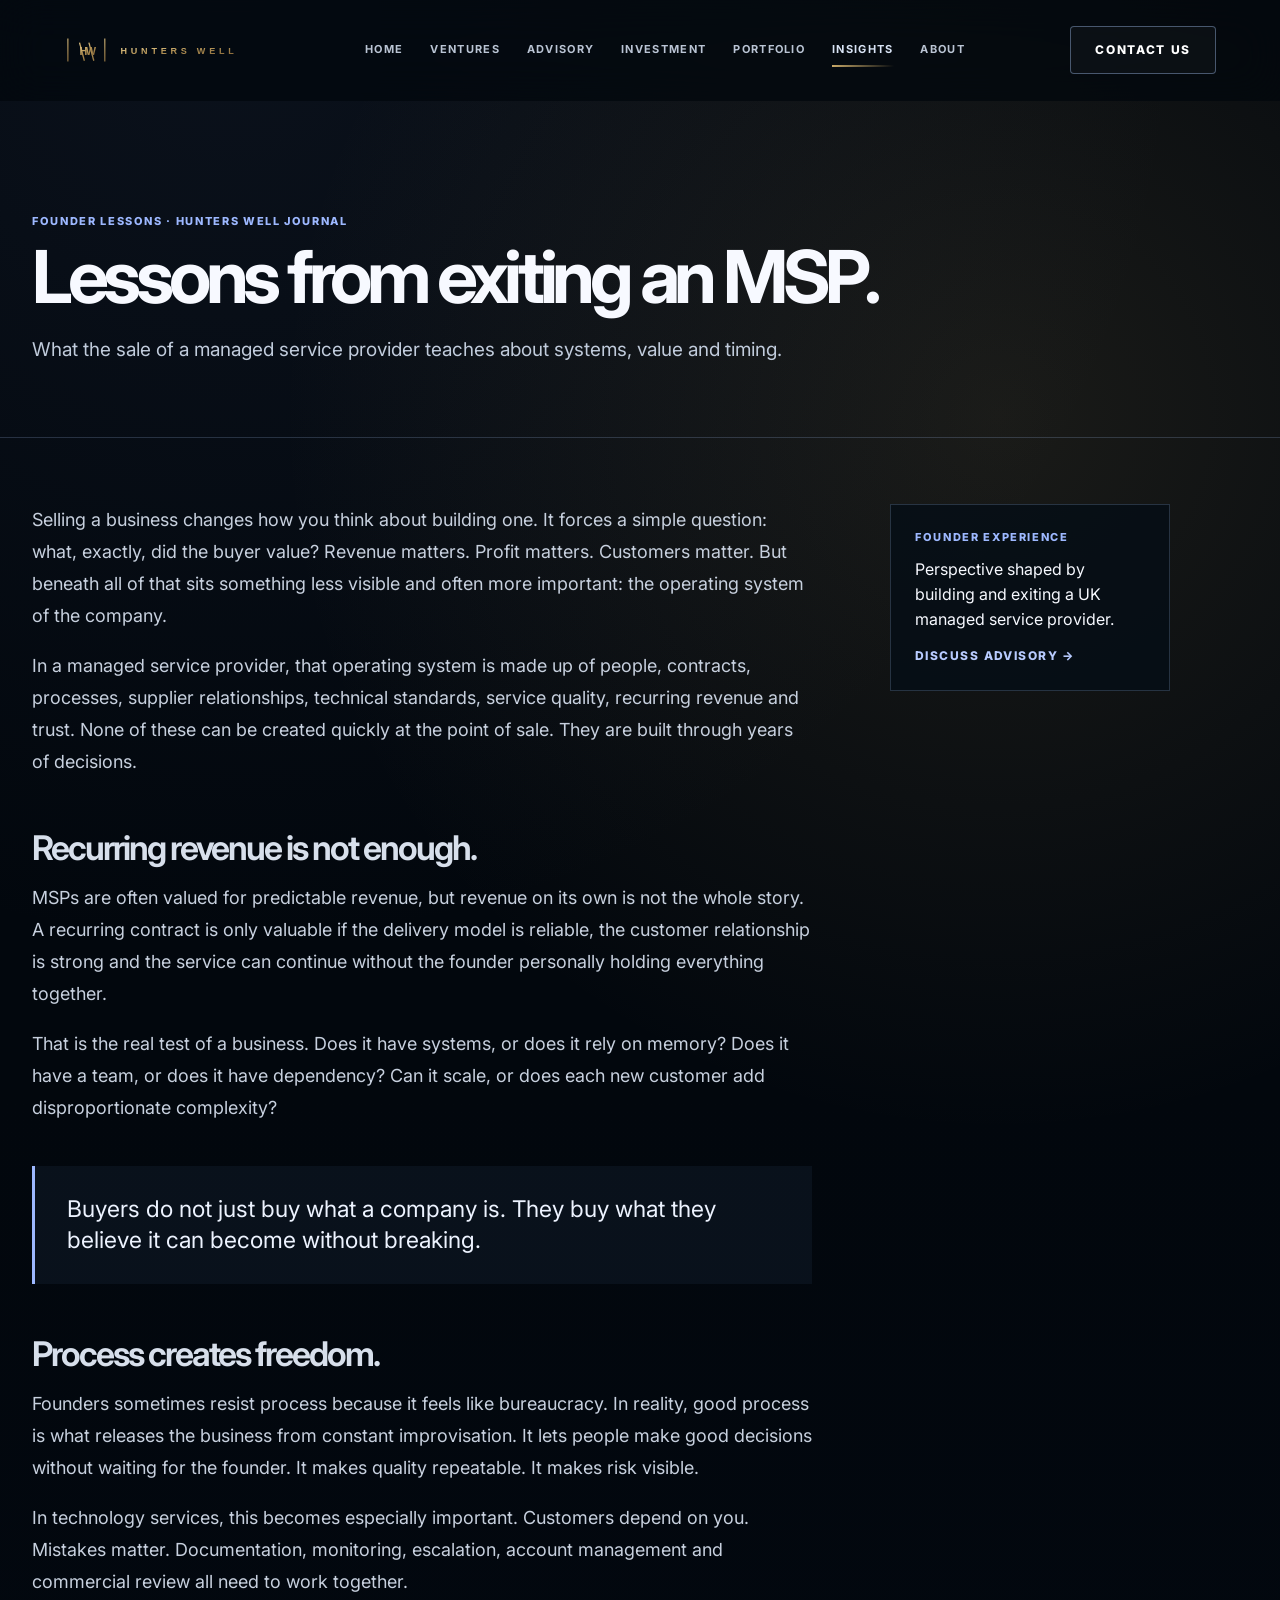
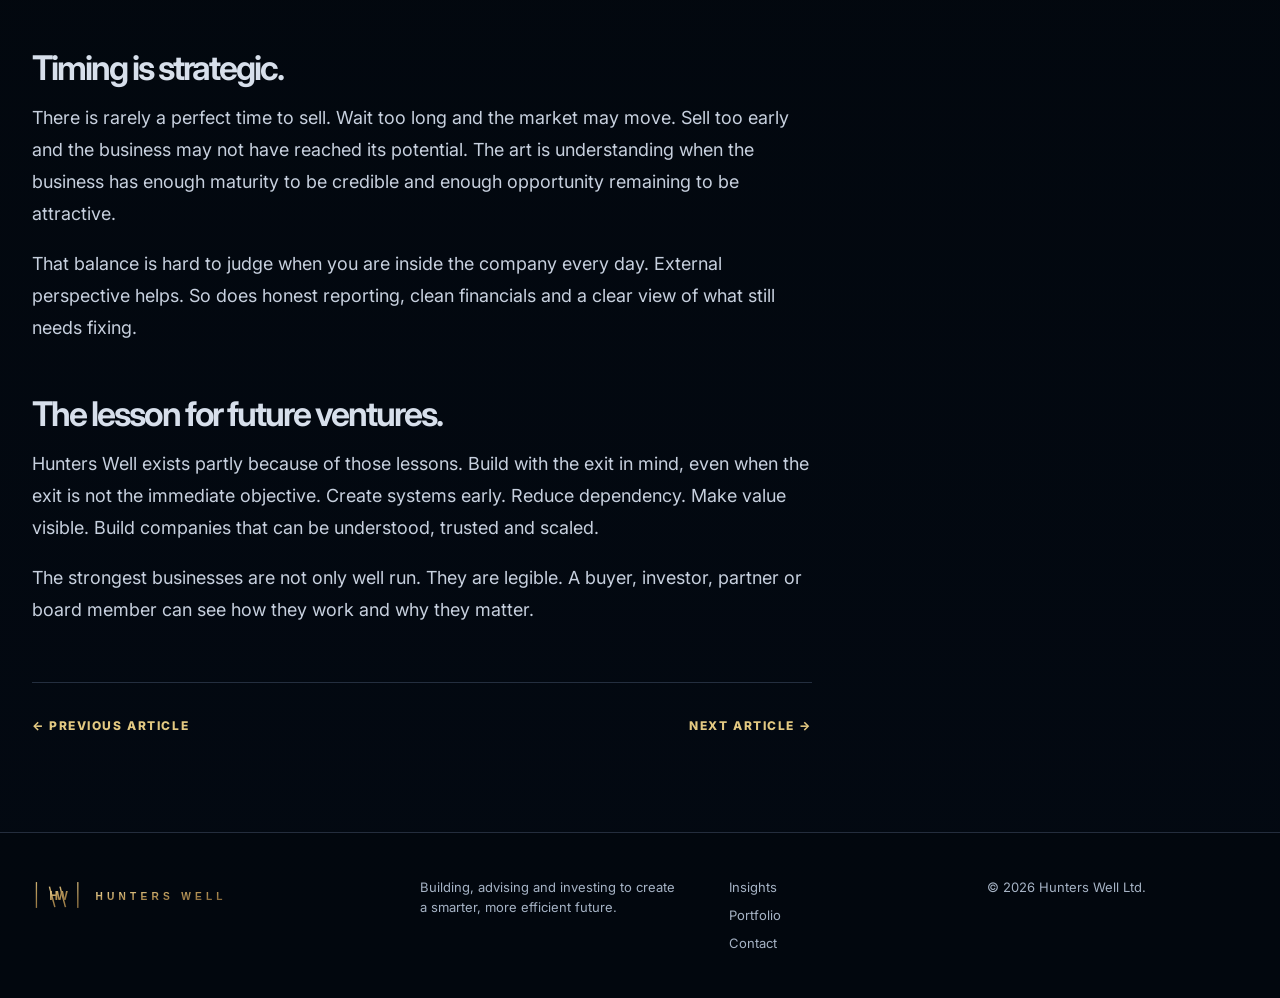
<file: insights/lessons-from-exiting-an-msp/index.html>
<!doctype html><html lang="en"><head><meta charset="utf-8"><meta name="viewport" content="width=device-width, initial-scale=1"><title>Lessons from exiting an MSP | Hunters Well</title><meta name="description" content="What the sale of a managed service provider teaches about systems, value and timing."><meta name="theme-color" content="#02070d"><link rel="preconnect" href="https://fonts.googleapis.com"><link rel="preconnect" href="https://fonts.gstatic.com" crossorigin><link href="https://fonts.googleapis.com/css2?family=Inter:wght@400;500;600;700;800&display=swap" rel="stylesheet"><link rel="stylesheet" href="../../assets/styles.css"><link rel="stylesheet" href="../../assets/logo.css"><link rel="stylesheet" href="../../assets/insights.css"></head><body><header class="site-header" data-header><a class="brand" href="../../#top"><img class="brand-logo" src="../../assets/hunters-well-logo.svg" alt="Hunters Well"></a><button class="nav-toggle" type="button" aria-expanded="false" aria-controls="site-nav" data-nav-toggle aria-label="Open menu"><span></span><span></span><span></span></button><nav id="site-nav" class="site-nav" data-nav><a href="../../#top">Home</a><a href="../../#ventures">Ventures</a><a href="../../#advisory">Advisory</a><a href="../../#investment">Investment</a><a href="../../#portfolio">Portfolio</a><a class="active" href="../">Insights</a><a href="../../#about">About</a></nav><a class="header-button" href="../../#contact">Contact Us</a></header><main><section class="article-hero"><div class="container"><p class="article-meta">Founder lessons · Hunters Well Journal</p><h1>Lessons from exiting an MSP.</h1><p class="article-standfirst">What the sale of a managed service provider teaches about systems, value and timing.</p></div></section><section class="container article-shell"><article class="article-body"><p>Selling a business changes how you think about building one. It forces a simple question: what, exactly, did the buyer value? Revenue matters. Profit matters. Customers matter. But beneath all of that sits something less visible and often more important: the operating system of the company.</p><p>In a managed service provider, that operating system is made up of people, contracts, processes, supplier relationships, technical standards, service quality, recurring revenue and trust. None of these can be created quickly at the point of sale. They are built through years of decisions.</p><h2>Recurring revenue is not enough.</h2><p>MSPs are often valued for predictable revenue, but revenue on its own is not the whole story. A recurring contract is only valuable if the delivery model is reliable, the customer relationship is strong and the service can continue without the founder personally holding everything together.</p><p>That is the real test of a business. Does it have systems, or does it rely on memory? Does it have a team, or does it have dependency? Can it scale, or does each new customer add disproportionate complexity?</p><blockquote>Buyers do not just buy what a company is. They buy what they believe it can become without breaking.</blockquote><h2>Process creates freedom.</h2><p>Founders sometimes resist process because it feels like bureaucracy. In reality, good process is what releases the business from constant improvisation. It lets people make good decisions without waiting for the founder. It makes quality repeatable. It makes risk visible.</p><p>In technology services, this becomes especially important. Customers depend on you. Mistakes matter. Documentation, monitoring, escalation, account management and commercial review all need to work together.</p><h2>Timing is strategic.</h2><p>There is rarely a perfect time to sell. Wait too long and the market may move. Sell too early and the business may not have reached its potential. The art is understanding when the business has enough maturity to be credible and enough opportunity remaining to be attractive.</p><p>That balance is hard to judge when you are inside the company every day. External perspective helps. So does honest reporting, clean financials and a clear view of what still needs fixing.</p><h2>The lesson for future ventures.</h2><p>Hunters Well exists partly because of those lessons. Build with the exit in mind, even when the exit is not the immediate objective. Create systems early. Reduce dependency. Make value visible. Build companies that can be understood, trusted and scaled.</p><p>The strongest businesses are not only well run. They are legible. A buyer, investor, partner or board member can see how they work and why they matter.</p><div class="article-footer-nav"><a class="text-link" href="../why-most-sme-ai-strategies-fail/">← Previous article</a><a class="text-link" href="../investing-beyond-software/">Next article →</a></div></article><aside class="article-side"><p class="article-meta">Founder experience</p><p>Perspective shaped by building and exiting a UK managed service provider.</p><a href="../../#contact">Discuss advisory →</a></aside></section></main><footer class="site-footer"><div class="container footer-inner"><a class="brand footer-brand" href="../../#top"><img class="brand-logo" src="../../assets/hunters-well-logo.svg" alt="Hunters Well"></a><p>Building, advising and investing to create a smarter, more efficient future.</p><nav><a href="../">Insights</a><a href="../../#portfolio">Portfolio</a><a href="../../#contact">Contact</a></nav><span>© <span data-year></span> Hunters Well Ltd.</span></div></footer><script src="../../assets/script.js"></script></body></html>
</file>
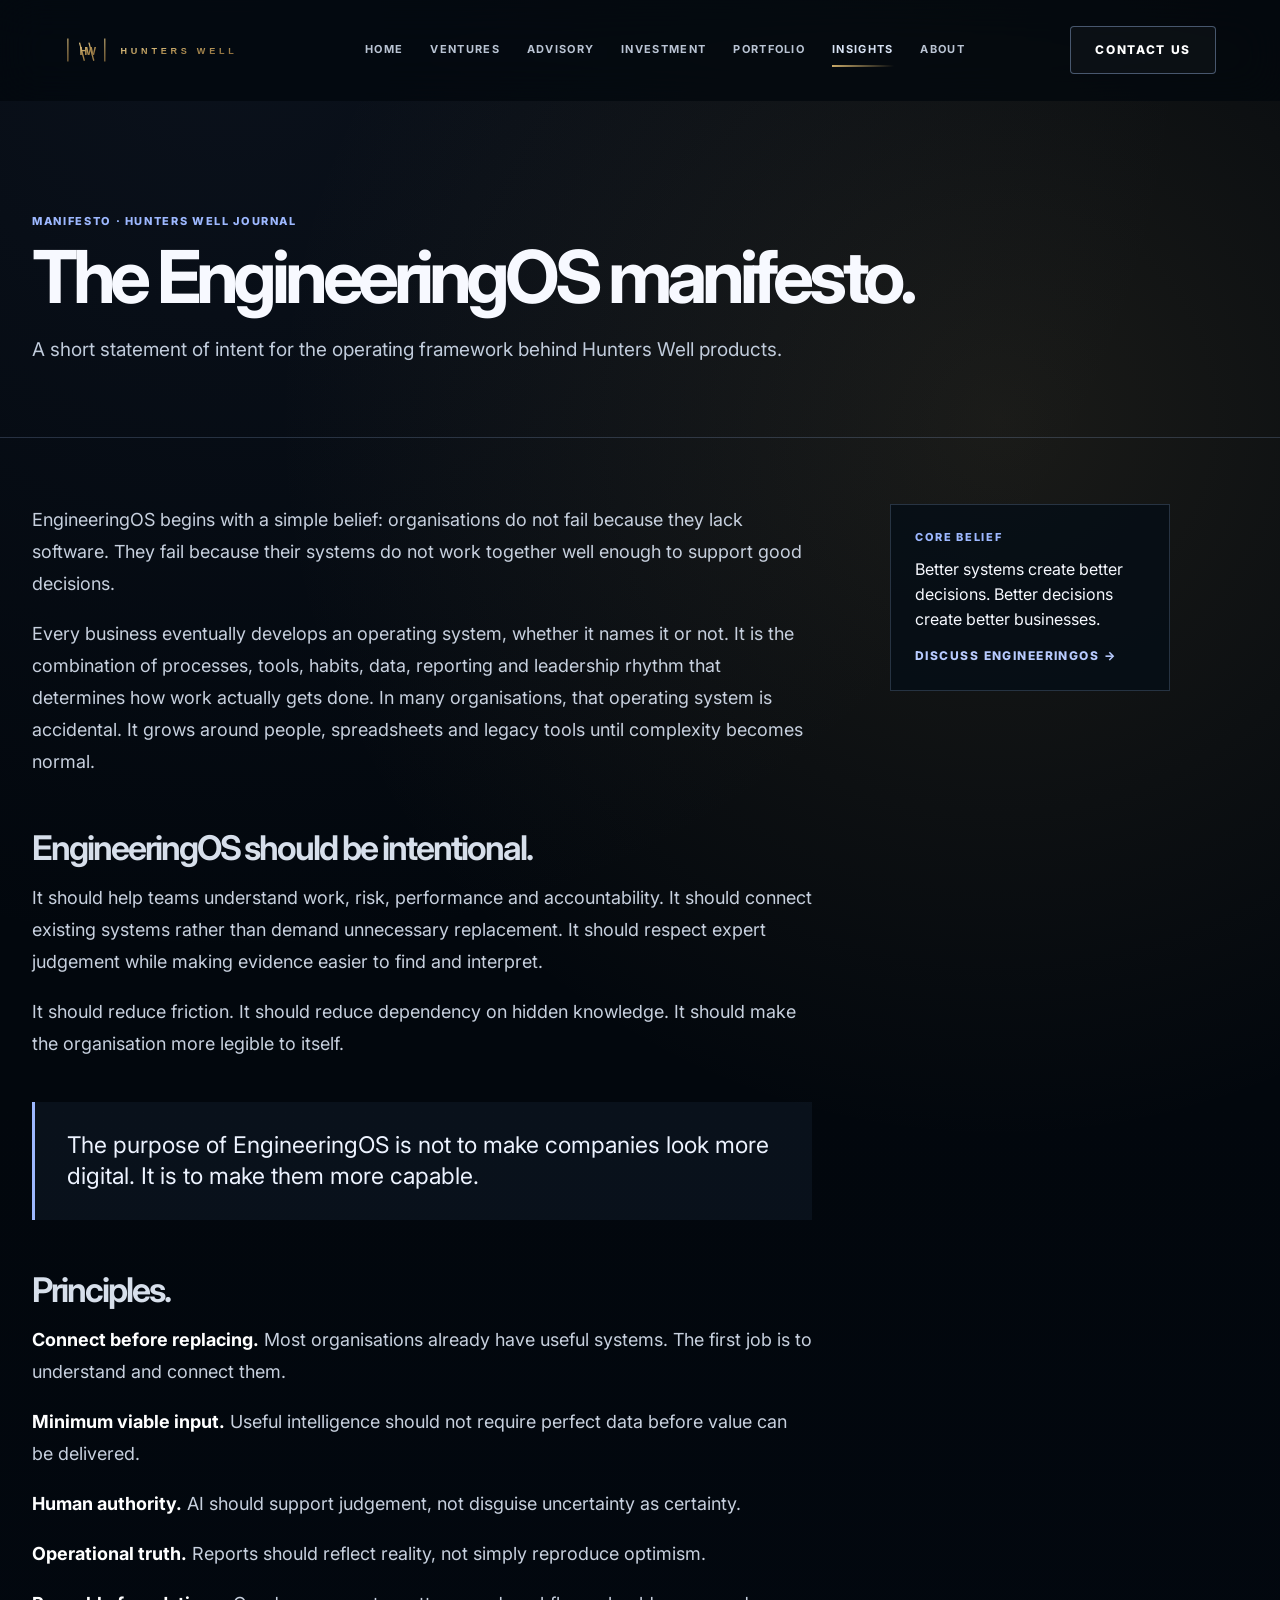
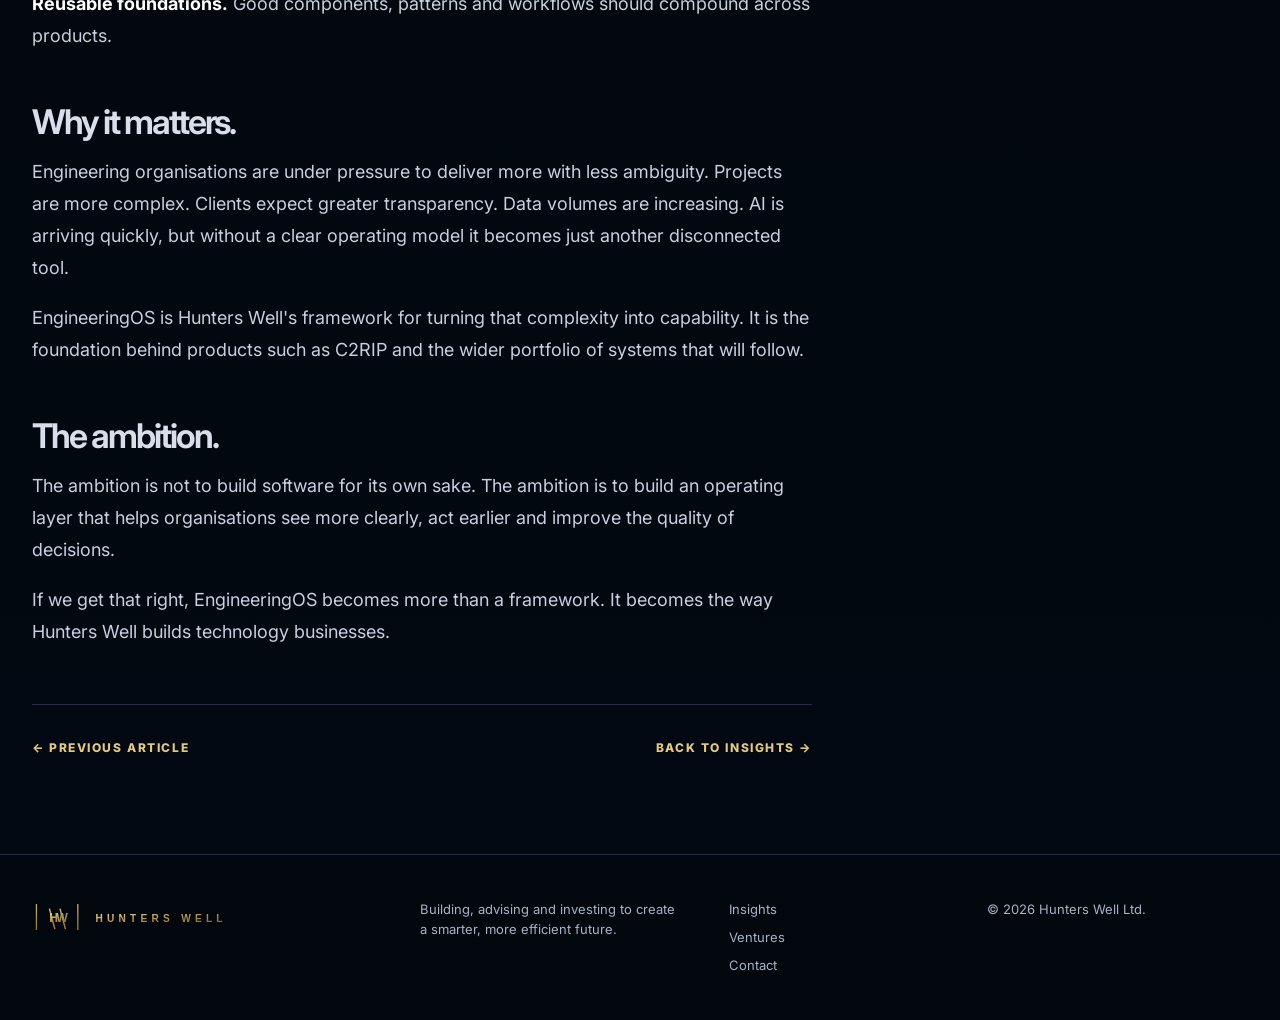
<file: insights/the-engineeringos-manifesto/index.html>
<!doctype html><html lang="en"><head><meta charset="utf-8"><meta name="viewport" content="width=device-width, initial-scale=1"><title>The EngineeringOS manifesto | Hunters Well</title><meta name="description" content="A short statement of intent for the operating framework behind Hunters Well products."><meta name="theme-color" content="#02070d"><link rel="preconnect" href="https://fonts.googleapis.com"><link rel="preconnect" href="https://fonts.gstatic.com" crossorigin><link href="https://fonts.googleapis.com/css2?family=Inter:wght@400;500;600;700;800&display=swap" rel="stylesheet"><link rel="stylesheet" href="../../assets/styles.css"><link rel="stylesheet" href="../../assets/logo.css"><link rel="stylesheet" href="../../assets/insights.css"></head><body><header class="site-header" data-header><a class="brand" href="../../#top"><img class="brand-logo" src="../../assets/hunters-well-logo.svg" alt="Hunters Well"></a><button class="nav-toggle" type="button" aria-expanded="false" aria-controls="site-nav" data-nav-toggle aria-label="Open menu"><span></span><span></span><span></span></button><nav id="site-nav" class="site-nav" data-nav><a href="../../#top">Home</a><a href="../../#ventures">Ventures</a><a href="../../#advisory">Advisory</a><a href="../../#investment">Investment</a><a href="../../#portfolio">Portfolio</a><a class="active" href="../">Insights</a><a href="../../#about">About</a></nav><a class="header-button" href="../../#contact">Contact Us</a></header><main><section class="article-hero"><div class="container"><p class="article-meta">Manifesto · Hunters Well Journal</p><h1>The EngineeringOS manifesto.</h1><p class="article-standfirst">A short statement of intent for the operating framework behind Hunters Well products.</p></div></section><section class="container article-shell"><article class="article-body"><p>EngineeringOS begins with a simple belief: organisations do not fail because they lack software. They fail because their systems do not work together well enough to support good decisions.</p><p>Every business eventually develops an operating system, whether it names it or not. It is the combination of processes, tools, habits, data, reporting and leadership rhythm that determines how work actually gets done. In many organisations, that operating system is accidental. It grows around people, spreadsheets and legacy tools until complexity becomes normal.</p><h2>EngineeringOS should be intentional.</h2><p>It should help teams understand work, risk, performance and accountability. It should connect existing systems rather than demand unnecessary replacement. It should respect expert judgement while making evidence easier to find and interpret.</p><p>It should reduce friction. It should reduce dependency on hidden knowledge. It should make the organisation more legible to itself.</p><blockquote>The purpose of EngineeringOS is not to make companies look more digital. It is to make them more capable.</blockquote><h2>Principles.</h2><p><strong>Connect before replacing.</strong> Most organisations already have useful systems. The first job is to understand and connect them.</p><p><strong>Minimum viable input.</strong> Useful intelligence should not require perfect data before value can be delivered.</p><p><strong>Human authority.</strong> AI should support judgement, not disguise uncertainty as certainty.</p><p><strong>Operational truth.</strong> Reports should reflect reality, not simply reproduce optimism.</p><p><strong>Reusable foundations.</strong> Good components, patterns and workflows should compound across products.</p><h2>Why it matters.</h2><p>Engineering organisations are under pressure to deliver more with less ambiguity. Projects are more complex. Clients expect greater transparency. Data volumes are increasing. AI is arriving quickly, but without a clear operating model it becomes just another disconnected tool.</p><p>EngineeringOS is Hunters Well's framework for turning that complexity into capability. It is the foundation behind products such as C2RIP and the wider portfolio of systems that will follow.</p><h2>The ambition.</h2><p>The ambition is not to build software for its own sake. The ambition is to build an operating layer that helps organisations see more clearly, act earlier and improve the quality of decisions.</p><p>If we get that right, EngineeringOS becomes more than a framework. It becomes the way Hunters Well builds technology businesses.</p><div class="article-footer-nav"><a class="text-link" href="../investing-beyond-software/">← Previous article</a><a class="text-link" href="../">Back to insights →</a></div></article><aside class="article-side"><p class="article-meta">Core belief</p><p>Better systems create better decisions. Better decisions create better businesses.</p><a href="../../#contact">Discuss EngineeringOS →</a></aside></section></main><footer class="site-footer"><div class="container footer-inner"><a class="brand footer-brand" href="../../#top"><img class="brand-logo" src="../../assets/hunters-well-logo.svg" alt="Hunters Well"></a><p>Building, advising and investing to create a smarter, more efficient future.</p><nav><a href="../">Insights</a><a href="../../#ventures">Ventures</a><a href="../../#contact">Contact</a></nav><span>© <span data-year></span> Hunters Well Ltd.</span></div></footer><script src="../../assets/script.js"></script></body></html>
</file>
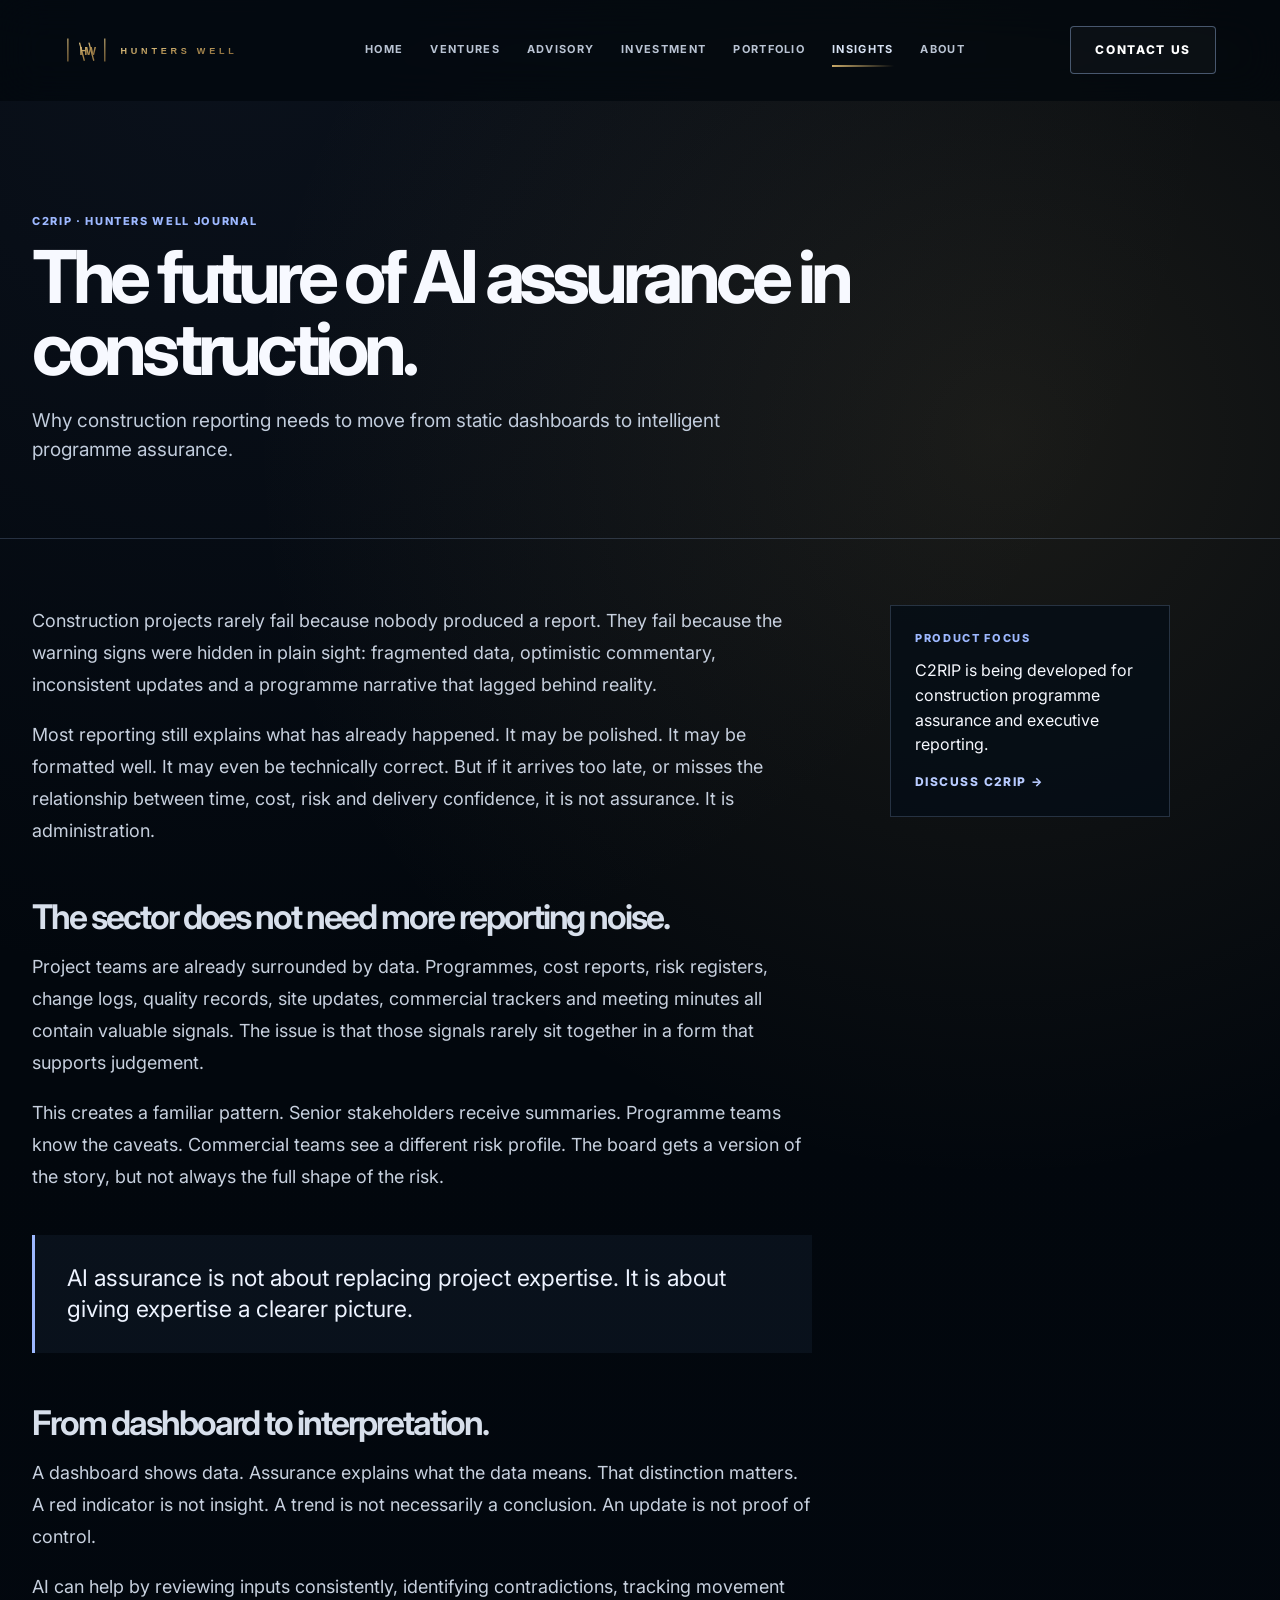
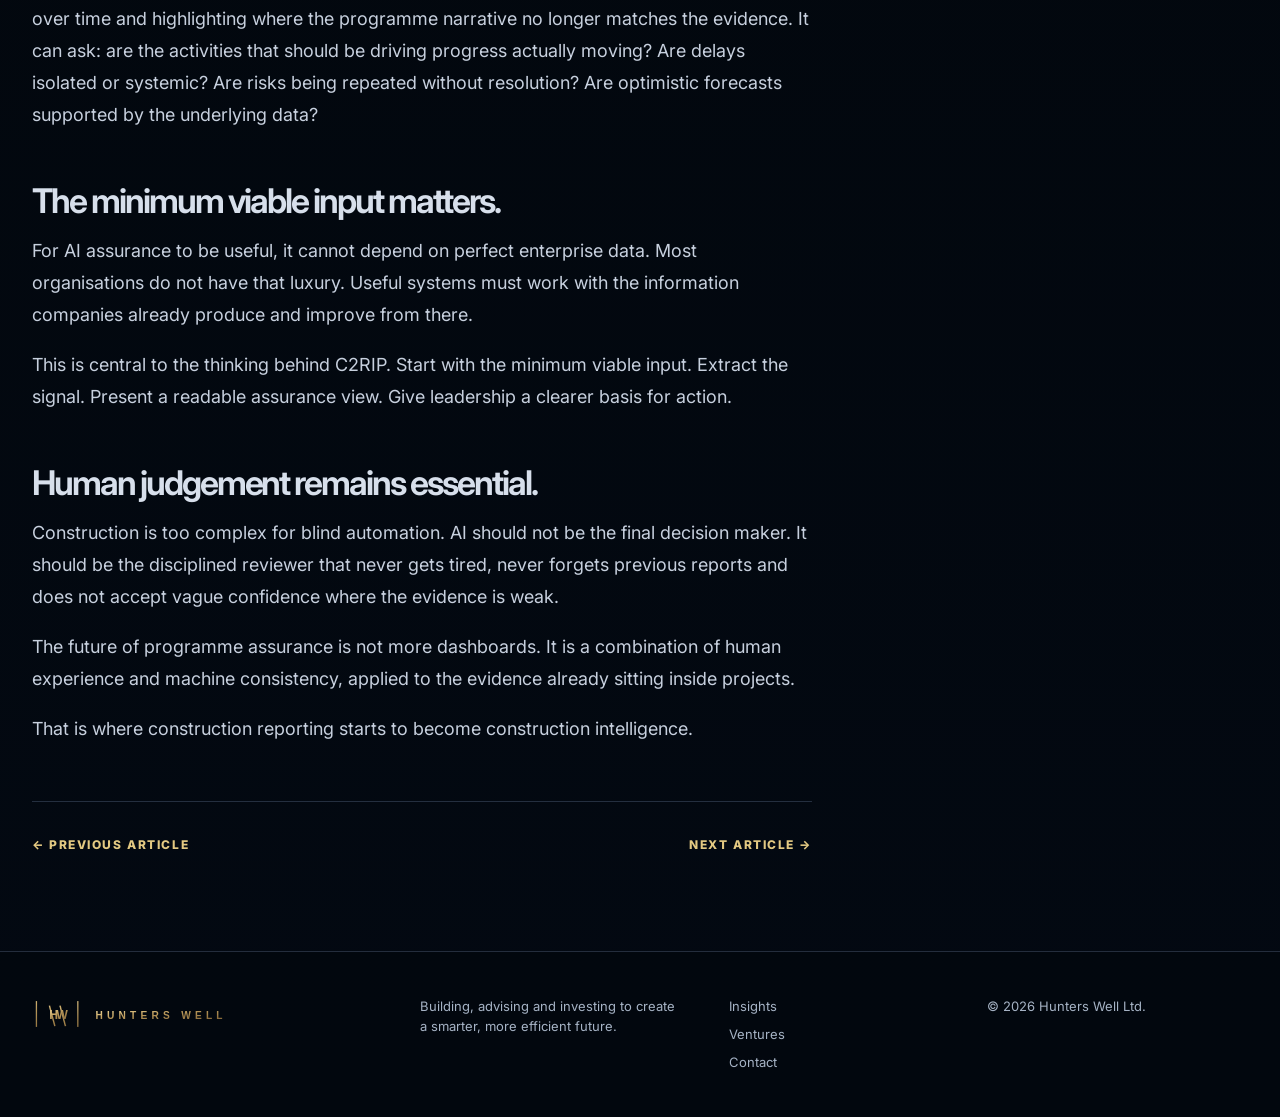
<file: insights/the-future-of-ai-assurance-in-construction/index.html>
<!doctype html><html lang="en"><head><meta charset="utf-8"><meta name="viewport" content="width=device-width, initial-scale=1"><title>The future of AI assurance in construction | Hunters Well</title><meta name="description" content="Why construction reporting needs to move from static dashboards to intelligent programme assurance."><meta name="theme-color" content="#02070d"><link rel="preconnect" href="https://fonts.googleapis.com"><link rel="preconnect" href="https://fonts.gstatic.com" crossorigin><link href="https://fonts.googleapis.com/css2?family=Inter:wght@400;500;600;700;800&display=swap" rel="stylesheet"><link rel="stylesheet" href="../../assets/styles.css"><link rel="stylesheet" href="../../assets/logo.css"><link rel="stylesheet" href="../../assets/insights.css"></head><body><header class="site-header" data-header><a class="brand" href="../../#top"><img class="brand-logo" src="../../assets/hunters-well-logo.svg" alt="Hunters Well"></a><button class="nav-toggle" type="button" aria-expanded="false" aria-controls="site-nav" data-nav-toggle aria-label="Open menu"><span></span><span></span><span></span></button><nav id="site-nav" class="site-nav" data-nav><a href="../../#top">Home</a><a href="../../#ventures">Ventures</a><a href="../../#advisory">Advisory</a><a href="../../#investment">Investment</a><a href="../../#portfolio">Portfolio</a><a class="active" href="../">Insights</a><a href="../../#about">About</a></nav><a class="header-button" href="../../#contact">Contact Us</a></header><main><section class="article-hero"><div class="container"><p class="article-meta">C2RIP · Hunters Well Journal</p><h1>The future of AI assurance in construction.</h1><p class="article-standfirst">Why construction reporting needs to move from static dashboards to intelligent programme assurance.</p></div></section><section class="container article-shell"><article class="article-body"><p>Construction projects rarely fail because nobody produced a report. They fail because the warning signs were hidden in plain sight: fragmented data, optimistic commentary, inconsistent updates and a programme narrative that lagged behind reality.</p><p>Most reporting still explains what has already happened. It may be polished. It may be formatted well. It may even be technically correct. But if it arrives too late, or misses the relationship between time, cost, risk and delivery confidence, it is not assurance. It is administration.</p><h2>The sector does not need more reporting noise.</h2><p>Project teams are already surrounded by data. Programmes, cost reports, risk registers, change logs, quality records, site updates, commercial trackers and meeting minutes all contain valuable signals. The issue is that those signals rarely sit together in a form that supports judgement.</p><p>This creates a familiar pattern. Senior stakeholders receive summaries. Programme teams know the caveats. Commercial teams see a different risk profile. The board gets a version of the story, but not always the full shape of the risk.</p><blockquote>AI assurance is not about replacing project expertise. It is about giving expertise a clearer picture.</blockquote><h2>From dashboard to interpretation.</h2><p>A dashboard shows data. Assurance explains what the data means. That distinction matters. A red indicator is not insight. A trend is not necessarily a conclusion. An update is not proof of control.</p><p>AI can help by reviewing inputs consistently, identifying contradictions, tracking movement over time and highlighting where the programme narrative no longer matches the evidence. It can ask: are the activities that should be driving progress actually moving? Are delays isolated or systemic? Are risks being repeated without resolution? Are optimistic forecasts supported by the underlying data?</p><h2>The minimum viable input matters.</h2><p>For AI assurance to be useful, it cannot depend on perfect enterprise data. Most organisations do not have that luxury. Useful systems must work with the information companies already produce and improve from there.</p><p>This is central to the thinking behind C2RIP. Start with the minimum viable input. Extract the signal. Present a readable assurance view. Give leadership a clearer basis for action.</p><h2>Human judgement remains essential.</h2><p>Construction is too complex for blind automation. AI should not be the final decision maker. It should be the disciplined reviewer that never gets tired, never forgets previous reports and does not accept vague confidence where the evidence is weak.</p><p>The future of programme assurance is not more dashboards. It is a combination of human experience and machine consistency, applied to the evidence already sitting inside projects.</p><p>That is where construction reporting starts to become construction intelligence.</p><div class="article-footer-nav"><a class="text-link" href="../why-every-engineering-company-will-need-an-operating-system/">← Previous article</a><a class="text-link" href="../why-most-sme-ai-strategies-fail/">Next article →</a></div></article><aside class="article-side"><p class="article-meta">Product focus</p><p>C2RIP is being developed for construction programme assurance and executive reporting.</p><a href="../../#contact">Discuss C2RIP →</a></aside></section></main><footer class="site-footer"><div class="container footer-inner"><a class="brand footer-brand" href="../../#top"><img class="brand-logo" src="../../assets/hunters-well-logo.svg" alt="Hunters Well"></a><p>Building, advising and investing to create a smarter, more efficient future.</p><nav><a href="../">Insights</a><a href="../../#ventures">Ventures</a><a href="../../#contact">Contact</a></nav><span>© <span data-year></span> Hunters Well Ltd.</span></div></footer><script src="../../assets/script.js"></script></body></html>
</file>
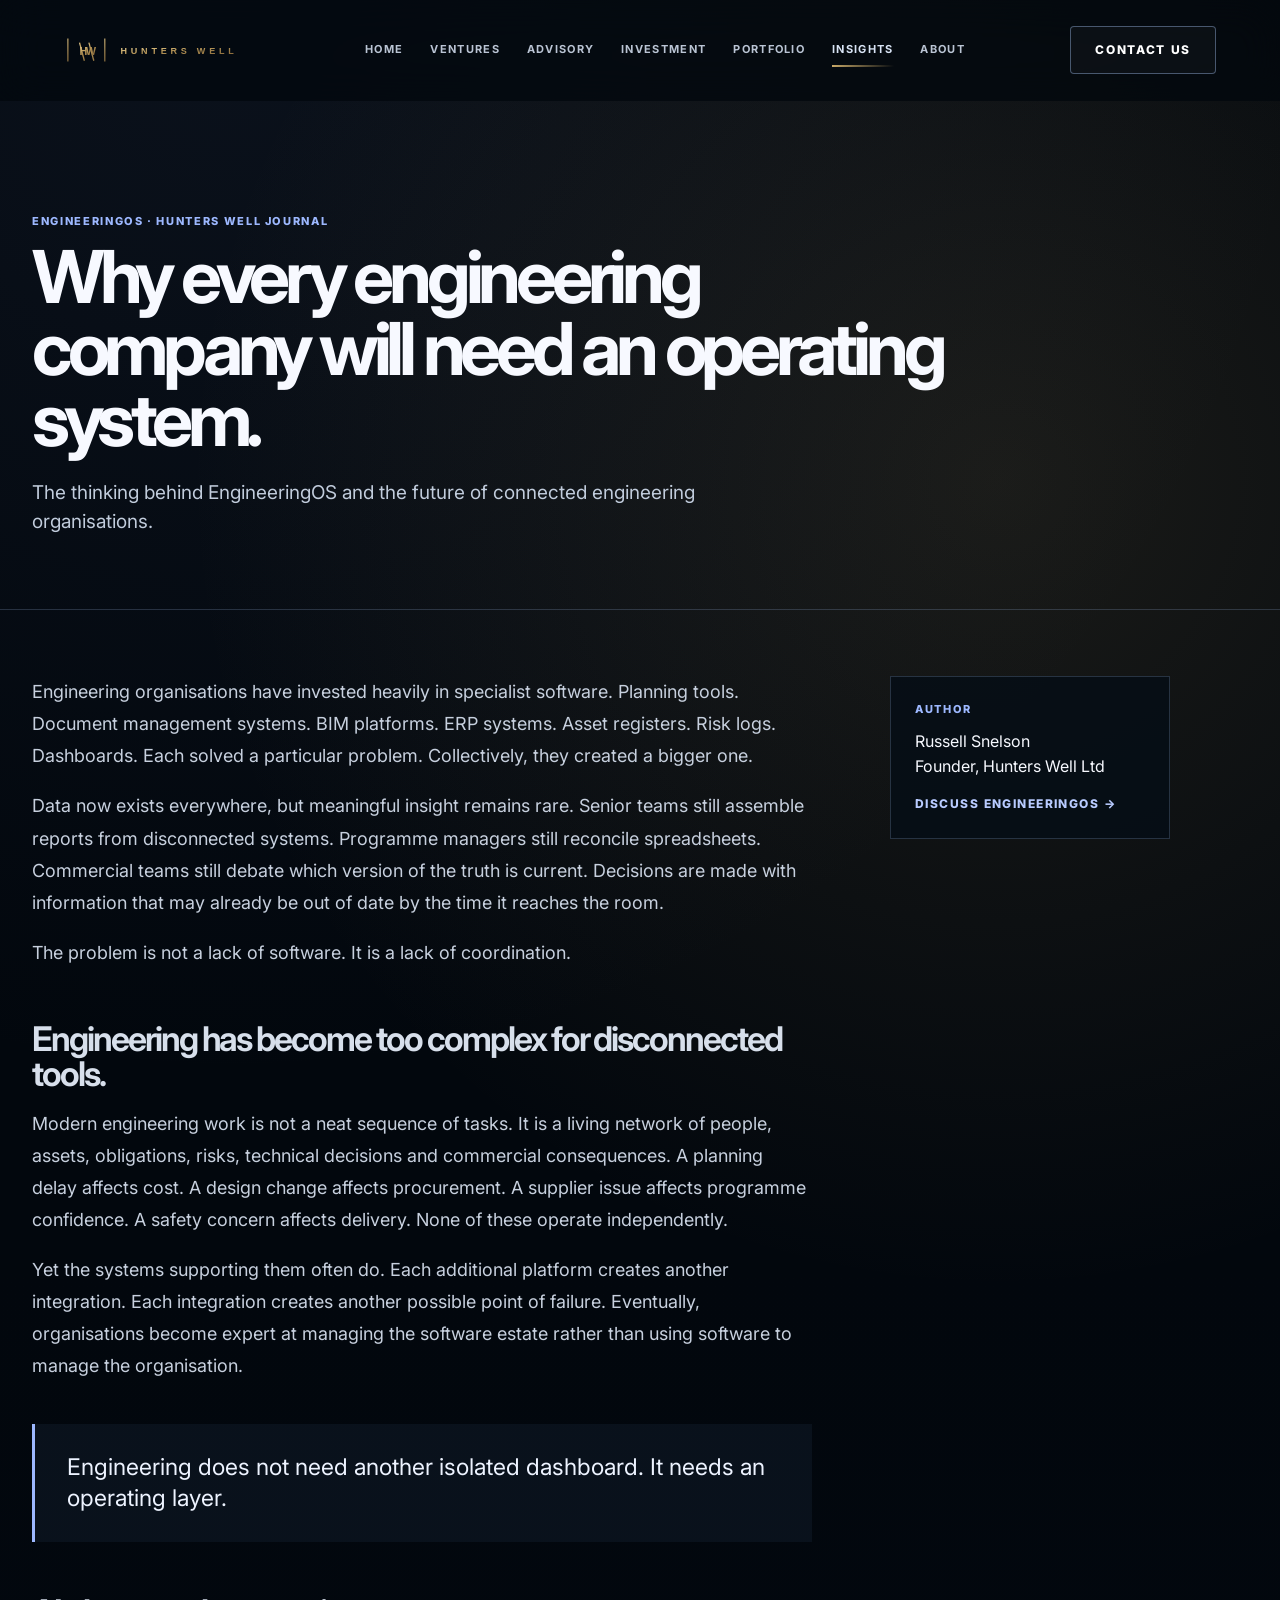
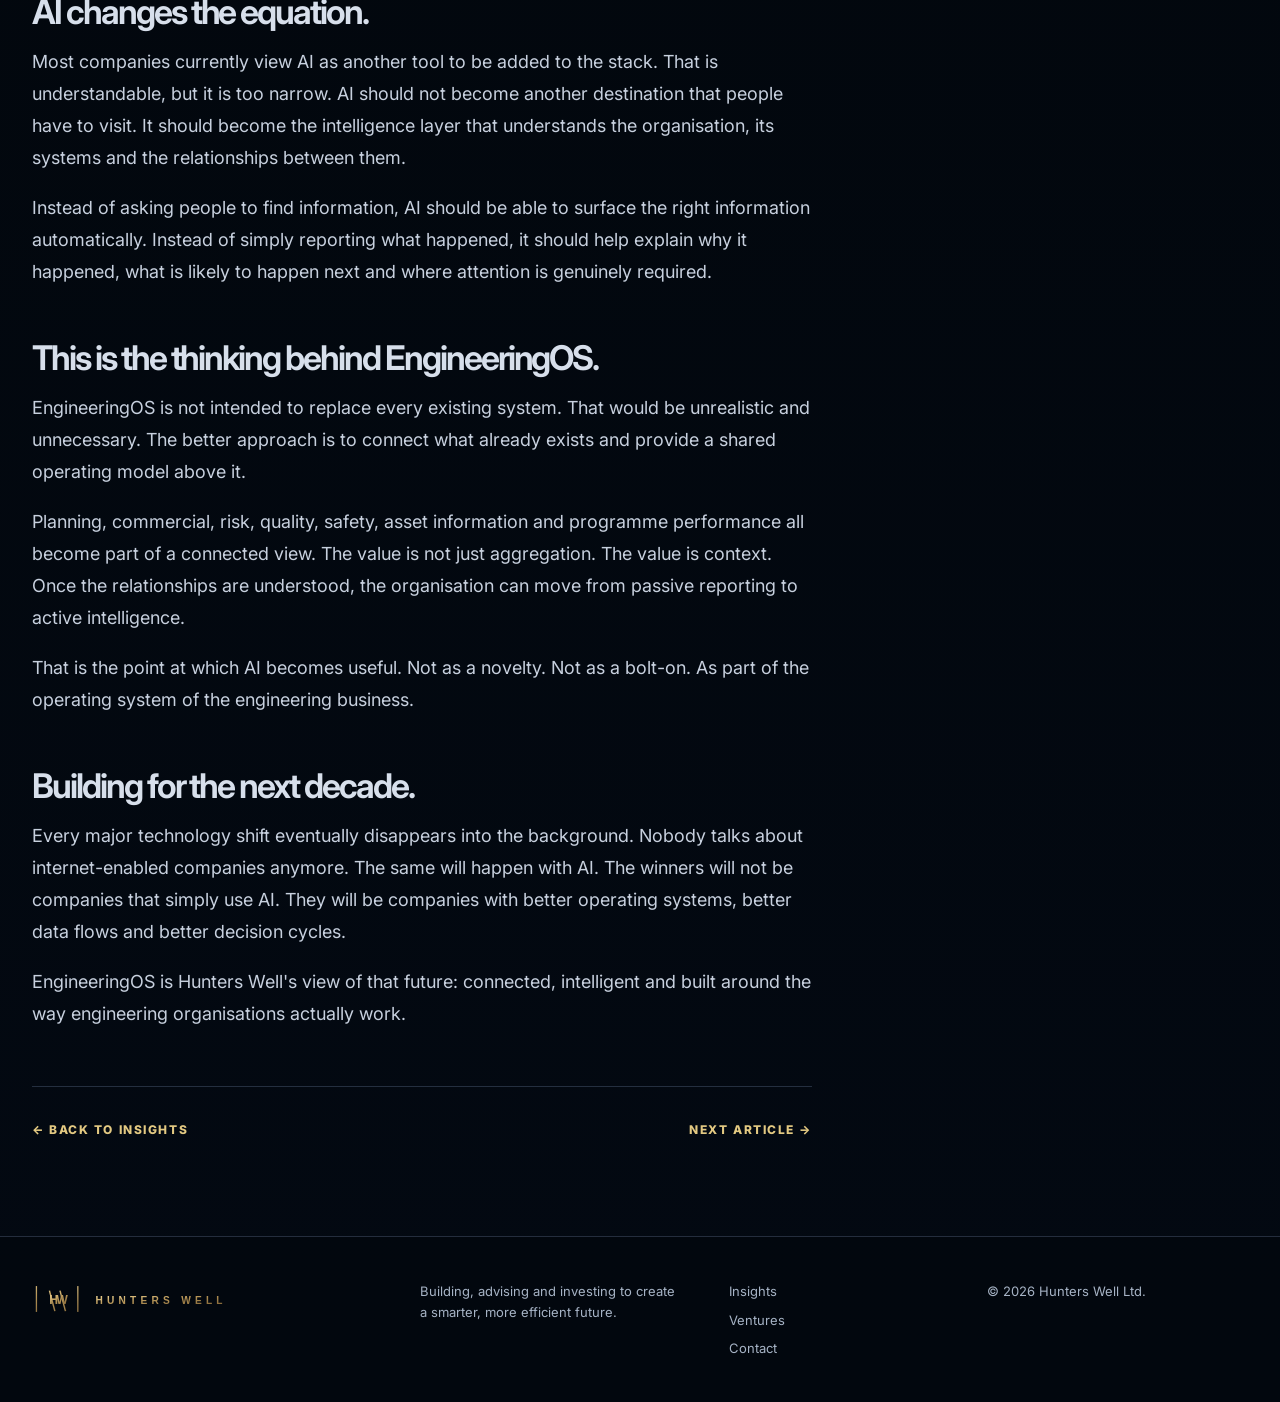
<file: insights/why-every-engineering-company-will-need-an-operating-system/index.html>
<!doctype html><html lang="en"><head><meta charset="utf-8"><meta name="viewport" content="width=device-width, initial-scale=1"><title>Why every engineering company will need an operating system | Hunters Well</title><meta name="description" content="The thinking behind EngineeringOS and the future of connected engineering organisations."><meta name="theme-color" content="#02070d"><link rel="preconnect" href="https://fonts.googleapis.com"><link rel="preconnect" href="https://fonts.gstatic.com" crossorigin><link href="https://fonts.googleapis.com/css2?family=Inter:wght@400;500;600;700;800&display=swap" rel="stylesheet"><link rel="stylesheet" href="../../assets/styles.css"><link rel="stylesheet" href="../../assets/logo.css"><link rel="stylesheet" href="../../assets/insights.css"></head><body><header class="site-header" data-header><a class="brand" href="../../#top"><img class="brand-logo" src="../../assets/hunters-well-logo.svg" alt="Hunters Well"></a><button class="nav-toggle" type="button" aria-expanded="false" aria-controls="site-nav" data-nav-toggle aria-label="Open menu"><span></span><span></span><span></span></button><nav id="site-nav" class="site-nav" data-nav><a href="../../#top">Home</a><a href="../../#ventures">Ventures</a><a href="../../#advisory">Advisory</a><a href="../../#investment">Investment</a><a href="../../#portfolio">Portfolio</a><a class="active" href="../">Insights</a><a href="../../#about">About</a></nav><a class="header-button" href="../../#contact">Contact Us</a></header><main><section class="article-hero"><div class="container"><p class="article-meta">EngineeringOS · Hunters Well Journal</p><h1>Why every engineering company will need an operating system.</h1><p class="article-standfirst">The thinking behind EngineeringOS and the future of connected engineering organisations.</p></div></section><section class="container article-shell"><article class="article-body"><p>Engineering organisations have invested heavily in specialist software. Planning tools. Document management systems. BIM platforms. ERP systems. Asset registers. Risk logs. Dashboards. Each solved a particular problem. Collectively, they created a bigger one.</p><p>Data now exists everywhere, but meaningful insight remains rare. Senior teams still assemble reports from disconnected systems. Programme managers still reconcile spreadsheets. Commercial teams still debate which version of the truth is current. Decisions are made with information that may already be out of date by the time it reaches the room.</p><p>The problem is not a lack of software. It is a lack of coordination.</p><h2>Engineering has become too complex for disconnected tools.</h2><p>Modern engineering work is not a neat sequence of tasks. It is a living network of people, assets, obligations, risks, technical decisions and commercial consequences. A planning delay affects cost. A design change affects procurement. A supplier issue affects programme confidence. A safety concern affects delivery. None of these operate independently.</p><p>Yet the systems supporting them often do. Each additional platform creates another integration. Each integration creates another possible point of failure. Eventually, organisations become expert at managing the software estate rather than using software to manage the organisation.</p><blockquote>Engineering does not need another isolated dashboard. It needs an operating layer.</blockquote><h2>AI changes the equation.</h2><p>Most companies currently view AI as another tool to be added to the stack. That is understandable, but it is too narrow. AI should not become another destination that people have to visit. It should become the intelligence layer that understands the organisation, its systems and the relationships between them.</p><p>Instead of asking people to find information, AI should be able to surface the right information automatically. Instead of simply reporting what happened, it should help explain why it happened, what is likely to happen next and where attention is genuinely required.</p><h2>This is the thinking behind EngineeringOS.</h2><p>EngineeringOS is not intended to replace every existing system. That would be unrealistic and unnecessary. The better approach is to connect what already exists and provide a shared operating model above it.</p><p>Planning, commercial, risk, quality, safety, asset information and programme performance all become part of a connected view. The value is not just aggregation. The value is context. Once the relationships are understood, the organisation can move from passive reporting to active intelligence.</p><p>That is the point at which AI becomes useful. Not as a novelty. Not as a bolt-on. As part of the operating system of the engineering business.</p><h2>Building for the next decade.</h2><p>Every major technology shift eventually disappears into the background. Nobody talks about internet-enabled companies anymore. The same will happen with AI. The winners will not be companies that simply use AI. They will be companies with better operating systems, better data flows and better decision cycles.</p><p>EngineeringOS is Hunters Well's view of that future: connected, intelligent and built around the way engineering organisations actually work.</p><div class="article-footer-nav"><a class="text-link" href="../">← Back to insights</a><a class="text-link" href="../the-future-of-ai-assurance-in-construction/">Next article →</a></div></article><aside class="article-side"><p class="article-meta">Author</p><p>Russell Snelson<br>Founder, Hunters Well Ltd</p><a href="../../#contact">Discuss EngineeringOS →</a></aside></section></main><footer class="site-footer"><div class="container footer-inner"><a class="brand footer-brand" href="../../#top"><img class="brand-logo" src="../../assets/hunters-well-logo.svg" alt="Hunters Well"></a><p>Building, advising and investing to create a smarter, more efficient future.</p><nav><a href="../">Insights</a><a href="../../#ventures">Ventures</a><a href="../../#contact">Contact</a></nav><span>© <span data-year></span> Hunters Well Ltd.</span></div></footer><script src="../../assets/script.js"></script></body></html>
</file>
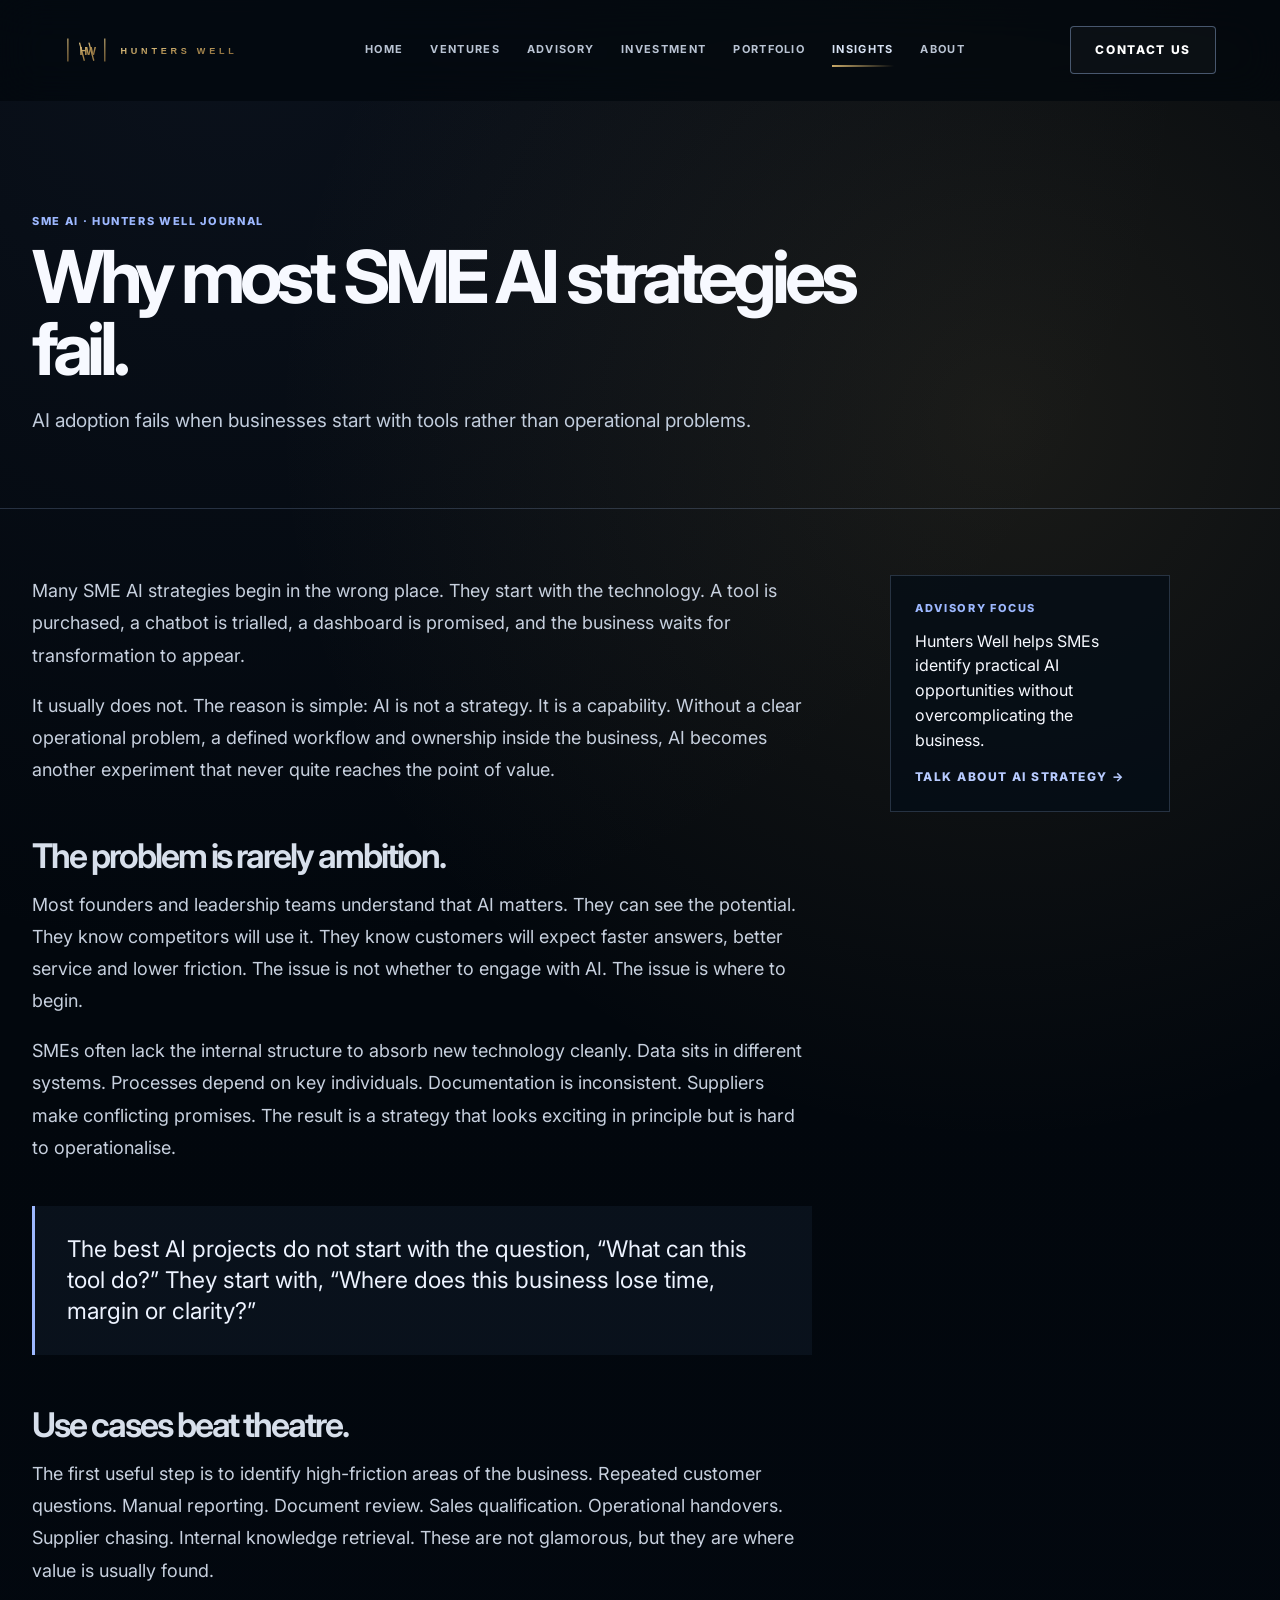
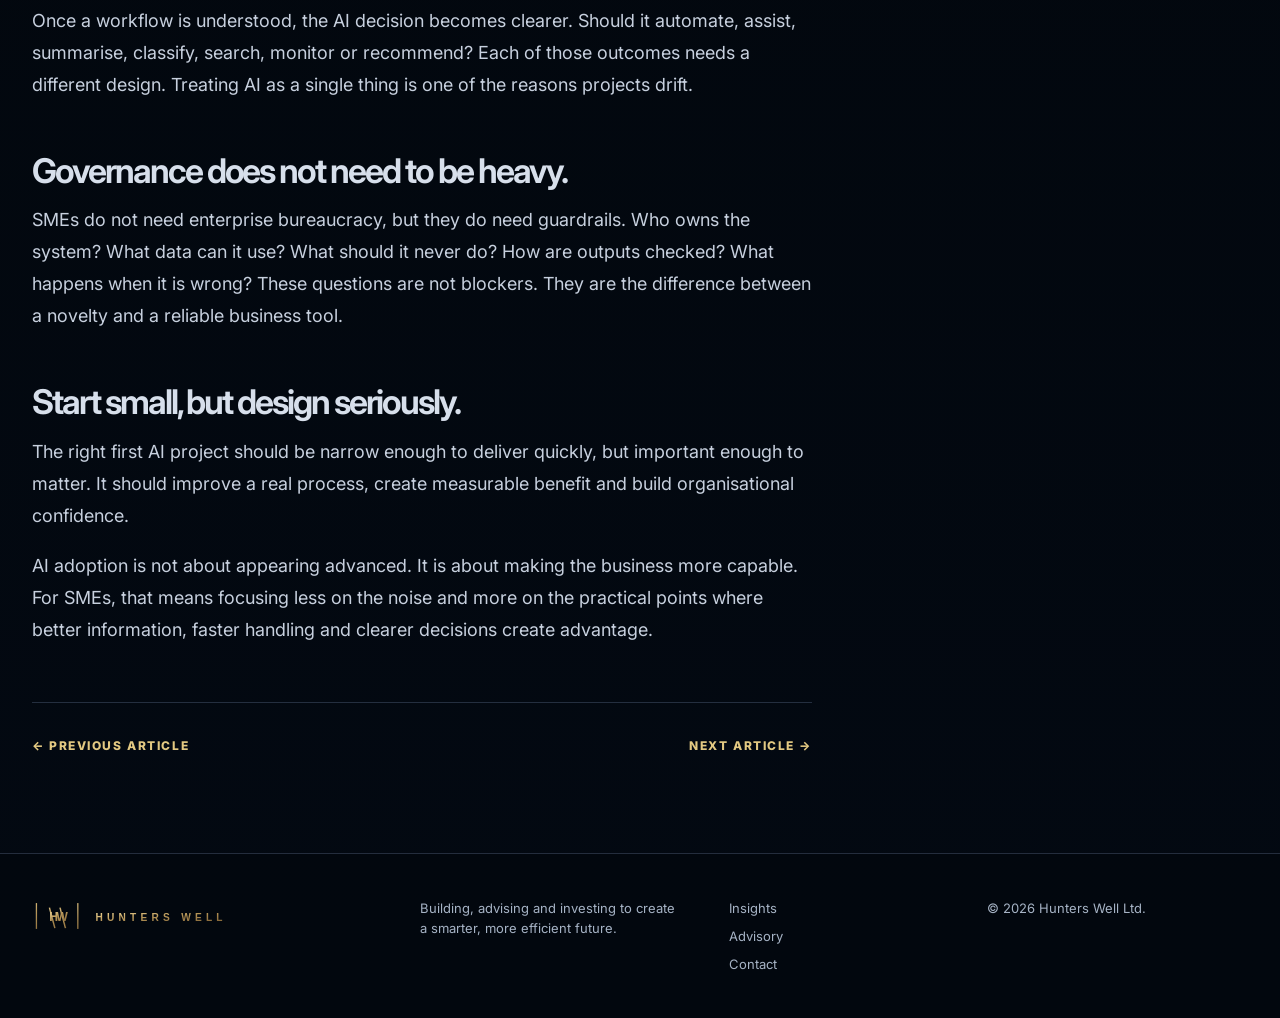
<file: insights/why-most-sme-ai-strategies-fail/index.html>
<!doctype html><html lang="en"><head><meta charset="utf-8"><meta name="viewport" content="width=device-width, initial-scale=1"><title>Why most SME AI strategies fail | Hunters Well</title><meta name="description" content="AI adoption fails when businesses start with tools rather than operational problems."><meta name="theme-color" content="#02070d"><link rel="preconnect" href="https://fonts.googleapis.com"><link rel="preconnect" href="https://fonts.gstatic.com" crossorigin><link href="https://fonts.googleapis.com/css2?family=Inter:wght@400;500;600;700;800&display=swap" rel="stylesheet"><link rel="stylesheet" href="../../assets/styles.css"><link rel="stylesheet" href="../../assets/logo.css"><link rel="stylesheet" href="../../assets/insights.css"></head><body><header class="site-header" data-header><a class="brand" href="../../#top"><img class="brand-logo" src="../../assets/hunters-well-logo.svg" alt="Hunters Well"></a><button class="nav-toggle" type="button" aria-expanded="false" aria-controls="site-nav" data-nav-toggle aria-label="Open menu"><span></span><span></span><span></span></button><nav id="site-nav" class="site-nav" data-nav><a href="../../#top">Home</a><a href="../../#ventures">Ventures</a><a href="../../#advisory">Advisory</a><a href="../../#investment">Investment</a><a href="../../#portfolio">Portfolio</a><a class="active" href="../">Insights</a><a href="../../#about">About</a></nav><a class="header-button" href="../../#contact">Contact Us</a></header><main><section class="article-hero"><div class="container"><p class="article-meta">SME AI · Hunters Well Journal</p><h1>Why most SME AI strategies fail.</h1><p class="article-standfirst">AI adoption fails when businesses start with tools rather than operational problems.</p></div></section><section class="container article-shell"><article class="article-body"><p>Many SME AI strategies begin in the wrong place. They start with the technology. A tool is purchased, a chatbot is trialled, a dashboard is promised, and the business waits for transformation to appear.</p><p>It usually does not. The reason is simple: AI is not a strategy. It is a capability. Without a clear operational problem, a defined workflow and ownership inside the business, AI becomes another experiment that never quite reaches the point of value.</p><h2>The problem is rarely ambition.</h2><p>Most founders and leadership teams understand that AI matters. They can see the potential. They know competitors will use it. They know customers will expect faster answers, better service and lower friction. The issue is not whether to engage with AI. The issue is where to begin.</p><p>SMEs often lack the internal structure to absorb new technology cleanly. Data sits in different systems. Processes depend on key individuals. Documentation is inconsistent. Suppliers make conflicting promises. The result is a strategy that looks exciting in principle but is hard to operationalise.</p><blockquote>The best AI projects do not start with the question, “What can this tool do?” They start with, “Where does this business lose time, margin or clarity?”</blockquote><h2>Use cases beat theatre.</h2><p>The first useful step is to identify high-friction areas of the business. Repeated customer questions. Manual reporting. Document review. Sales qualification. Operational handovers. Supplier chasing. Internal knowledge retrieval. These are not glamorous, but they are where value is usually found.</p><p>Once a workflow is understood, the AI decision becomes clearer. Should it automate, assist, summarise, classify, search, monitor or recommend? Each of those outcomes needs a different design. Treating AI as a single thing is one of the reasons projects drift.</p><h2>Governance does not need to be heavy.</h2><p>SMEs do not need enterprise bureaucracy, but they do need guardrails. Who owns the system? What data can it use? What should it never do? How are outputs checked? What happens when it is wrong? These questions are not blockers. They are the difference between a novelty and a reliable business tool.</p><h2>Start small, but design seriously.</h2><p>The right first AI project should be narrow enough to deliver quickly, but important enough to matter. It should improve a real process, create measurable benefit and build organisational confidence.</p><p>AI adoption is not about appearing advanced. It is about making the business more capable. For SMEs, that means focusing less on the noise and more on the practical points where better information, faster handling and clearer decisions create advantage.</p><div class="article-footer-nav"><a class="text-link" href="../the-future-of-ai-assurance-in-construction/">← Previous article</a><a class="text-link" href="../lessons-from-exiting-an-msp/">Next article →</a></div></article><aside class="article-side"><p class="article-meta">Advisory focus</p><p>Hunters Well helps SMEs identify practical AI opportunities without overcomplicating the business.</p><a href="../../#contact">Talk about AI strategy →</a></aside></section></main><footer class="site-footer"><div class="container footer-inner"><a class="brand footer-brand" href="../../#top"><img class="brand-logo" src="../../assets/hunters-well-logo.svg" alt="Hunters Well"></a><p>Building, advising and investing to create a smarter, more efficient future.</p><nav><a href="../">Insights</a><a href="../../#advisory">Advisory</a><a href="../../#contact">Contact</a></nav><span>© <span data-year></span> Hunters Well Ltd.</span></div></footer><script src="../../assets/script.js"></script></body></html>
</file>
<file: assets/styles.css>
:root {
  --bg: #02070d;
  --bg-2: #06111c;
  --panel: rgba(9, 18, 29, 0.82);
  --panel-2: rgba(14, 26, 39, 0.74);
  --line: rgba(154, 184, 226, 0.22);
  --line-strong: rgba(170, 202, 255, 0.38);
  --text: #f7f9ff;
  --muted: #a6b3c5;
  --soft: #718097;
  --blue: #9db8ff;
  --blue-strong: #7ea4ff;
  --brass: #c8a968;
  --brass-soft: rgba(200, 169, 104, 0.72);
  --shadow: 0 28px 90px rgba(0, 0, 0, 0.52);
}

* {
  box-sizing: border-box;
}

html {
  scroll-behavior: smooth;
}

body {
  margin: 0;
  min-height: 100vh;
  font-family: Inter, system-ui, -apple-system, BlinkMacSystemFont, "Segoe UI", sans-serif;
  background:
    radial-gradient(circle at 78% 16%, rgba(200, 169, 104, 0.12), transparent 30%),
    radial-gradient(circle at 18% 0%, rgba(75, 93, 135, 0.12), transparent 34%),
    linear-gradient(180deg, #02070d 0%, #02070d 42%, #030912 100%);
  color: var(--text);
  line-height: 1.55;
  overflow-x: hidden;
}

body::before {
  content: "";
  position: fixed;
  inset: 0;
  pointer-events: none;
  opacity: 0.28;
  background-image:
    linear-gradient(rgba(255,255,255,0.024) 1px, transparent 1px),
    linear-gradient(90deg, rgba(255,255,255,0.024) 1px, transparent 1px);
  background-size: 70px 70px;
  mask-image: linear-gradient(to bottom, black, transparent 78%);
}

body.nav-open {
  overflow: hidden;
}

a {
  color: inherit;
  text-decoration: none;
}

.container {
  width: min(1320px, calc(100% - 64px));
  margin: 0 auto;
}

.site-header {
  position: sticky;
  top: 0;
  z-index: 40;
  display: grid;
  grid-template-columns: auto 1fr auto;
  align-items: center;
  gap: 32px;
  padding: 26px clamp(28px, 5vw, 64px);
  background: rgba(2, 7, 13, 0.72);
  backdrop-filter: blur(20px);
  border-bottom: 1px solid transparent;
  transition: border-color 180ms ease, background 180ms ease, padding 180ms ease;
}

.site-header.scrolled {
  padding-top: 16px;
  padding-bottom: 16px;
  background: rgba(2, 7, 13, 0.92);
  border-bottom-color: var(--line);
}

.brand {
  display: inline-flex;
  align-items: center;
  gap: 12px;
  width: max-content;
  letter-spacing: 0.22em;
  text-transform: uppercase;
  font-size: 13px;
  font-weight: 800;
}

.brand-mark {
  position: relative;
  display: grid;
  place-items: center;
  width: 32px;
  height: 32px;
  color: var(--text);
  font-size: 10px;
  letter-spacing: -0.13em;
  border-left: 1px solid rgba(255,255,255,0.88);
  border-right: 1px solid rgba(255,255,255,0.88);
}

.brand-mark::before,
.brand-mark::after {
  content: "";
  position: absolute;
  width: 1px;
  height: 26px;
  background: rgba(255,255,255,0.78);
  transform: rotate(-18deg);
}

.brand-mark::before {
  left: 10px;
}

.brand-mark::after {
  right: 10px;
}

.brand-text {
  white-space: nowrap;
}

.site-nav {
  justify-self: center;
  display: flex;
  align-items: center;
  gap: clamp(18px, 2.1vw, 34px);
  font-size: 11px;
  font-weight: 700;
  letter-spacing: 0.12em;
  text-transform: uppercase;
  color: #d9e4f5;
}

.site-nav a {
  position: relative;
  padding: 10px 0;
  opacity: 0.86;
}

.site-nav a:hover,
.site-nav a.active {
  opacity: 1;
}

.site-nav a.active::after,
.site-nav a:hover::after {
  content: "";
  position: absolute;
  left: 0;
  right: 0;
  bottom: 2px;
  height: 2px;
  background: linear-gradient(90deg, var(--brass), transparent);
}

.header-button,
.button {
  display: inline-flex;
  align-items: center;
  justify-content: center;
  gap: 12px;
  min-height: 48px;
  padding: 0 24px;
  border-radius: 4px;
  border: 1px solid var(--line-strong);
  background: rgba(255, 255, 255, 0.03);
  color: #fff;
  font-size: 12px;
  font-weight: 800;
  letter-spacing: 0.14em;
  text-transform: uppercase;
  transition: transform 180ms ease, border-color 180ms ease, background 180ms ease, box-shadow 180ms ease;
}

.header-button:hover,
.button:hover {
  transform: translateY(-2px);
  border-color: rgba(220, 190, 123, 0.78);
  background: rgba(200, 169, 104, 0.10);
}

.button-primary {
  background: linear-gradient(135deg, rgba(198, 165, 98, 0.98), rgba(132, 102, 53, 0.92));
  border-color: rgba(228, 203, 142, 0.78);
  box-shadow: 0 16px 48px rgba(169, 124, 52, 0.24);
}

.button-secondary {
  background: rgba(13, 25, 38, 0.62);
}

.nav-toggle {
  display: none;
  justify-self: end;
  width: 46px;
  height: 46px;
  border: 1px solid var(--line);
  background: rgba(255,255,255,0.03);
  color: #fff;
  border-radius: 4px;
}

.nav-toggle span {
  display: block;
  width: 20px;
  height: 2px;
  margin: 4px auto;
  background: currentColor;
}

.hero {
  position: relative;
  min-height: 720px;
  display: flex;
  align-items: center;
  overflow: hidden;
  border-bottom: 1px solid rgba(154, 184, 226, 0.16);
}

.hero::after {
  content: "";
  position: absolute;
  inset: auto 5vw 0;
  height: 1px;
  background: linear-gradient(90deg, transparent, rgba(200,169,104,0.34), transparent);
}

.hero-atmosphere {
  position: absolute;
  inset: 0;
  pointer-events: none;
  background:
    radial-gradient(circle at 76% 42%, rgba(200, 169, 104, 0.20), transparent 28%),
    radial-gradient(circle at 62% 62%, rgba(120, 150, 210, 0.10), transparent 36%),
    linear-gradient(90deg, rgba(2,7,13,0.18), rgba(2,7,13,0.82) 48%, rgba(2,7,13,0.14));
}

.hero-inner {
  position: relative;
  z-index: 2;
  display: grid;
  grid-template-columns: minmax(0, 0.95fr) minmax(420px, 0.86fr);
  gap: clamp(44px, 6vw, 96px);
  align-items: center;
  padding: 102px 0 132px;
}

.hero-copy {
  max-width: 650px;
}

.eyebrow,
.section-label {
  margin: 0 0 18px;
  color: var(--brass);
  font-size: 12px;
  font-weight: 800;
  letter-spacing: 0.18em;
  text-transform: uppercase;
}

h1,
h2,
h3,
p {
  margin-top: 0;
}

h1 {
  margin-bottom: 24px;
  font-size: clamp(48px, 5.7vw, 86px);
  line-height: 0.98;
  letter-spacing: -0.072em;
  font-weight: 700;
}

h2 {
  margin-bottom: 18px;
  font-size: clamp(30px, 3.7vw, 58px);
  line-height: 1.05;
  letter-spacing: -0.06em;
  font-weight: 650;
}

h3 {
  margin-bottom: 14px;
  font-size: 18px;
  letter-spacing: -0.02em;
}

.hero-text {
  max-width: 520px;
  margin-bottom: 34px;
  color: #d2dbea;
  font-size: 18px;
}

.hero-visual {
  position: relative;
  min-height: 520px;
}

.precision-frame {
  position: relative;
  min-height: 520px;
  border: 1px solid rgba(200, 169, 104, 0.28);
  background:
    linear-gradient(rgba(255,255,255,0.028) 1px, transparent 1px),
    linear-gradient(90deg, rgba(255,255,255,0.028) 1px, transparent 1px),
    radial-gradient(circle at 50% 44%, rgba(200, 169, 104, 0.13), transparent 42%),
    linear-gradient(145deg, rgba(255,255,255,0.07), rgba(255,255,255,0.018));
  background-size: 44px 44px, 44px 44px, 100% 100%, 100% 100%;
  box-shadow: 0 32px 110px rgba(0,0,0,0.54), inset 0 0 0 1px rgba(255,255,255,0.035);
  overflow: hidden;
  transform: perspective(1100px) rotateY(-5deg) rotateX(2deg);
}

.precision-frame::before {
  content: "";
  position: absolute;
  inset: -18%;
  background: conic-gradient(from 145deg, transparent, rgba(200,169,104,0.16), transparent 28%, rgba(126,164,255,0.10), transparent 56%);
  filter: blur(18px);
  opacity: 0.9;
  animation: slow-turn 24s linear infinite;
}

.precision-frame::after {
  content: "";
  position: absolute;
  inset: 0;
  background: linear-gradient(120deg, transparent 0 42%, rgba(255,255,255,0.08) 50%, transparent 58%);
  opacity: 0.42;
  transform: translateX(-38%);
}

.frame-corner {
  position: absolute;
  z-index: 3;
  width: 54px;
  height: 54px;
  border-color: rgba(236, 213, 156, 0.82);
}

.corner-one { top: 22px; left: 22px; border-top: 1px solid; border-left: 1px solid; }
.corner-two { top: 22px; right: 22px; border-top: 1px solid; border-right: 1px solid; }
.corner-three { bottom: 22px; left: 22px; border-bottom: 1px solid; border-left: 1px solid; }
.corner-four { bottom: 22px; right: 22px; border-bottom: 1px solid; border-right: 1px solid; }

.structure-lines {
  position: absolute;
  z-index: 1;
  inset: 0;
  width: 100%;
  height: 100%;
}

.structure-lines path,
.structure-lines circle {
  fill: none;
  stroke: url(#brassLine);
  stroke-width: 1.25;
  vector-effect: non-scaling-stroke;
}

.structure-lines circle {
  fill: rgba(200,169,104,0.86);
  stroke: rgba(255,242,205,0.68);
}

.console-panel {
  position: absolute;
  z-index: 4;
  padding: 20px;
  border: 1px solid rgba(200,169,104,0.24);
  background: rgba(4, 11, 18, 0.70);
  backdrop-filter: blur(18px);
  box-shadow: 0 18px 50px rgba(0,0,0,0.30), inset 0 1px 0 rgba(255,255,255,0.06);
}

.panel-primary {
  top: 64px;
  left: 52px;
  width: 248px;
}

.panel-secondary {
  right: 46px;
  top: 184px;
  width: 254px;
}

.panel-tertiary {
  left: 112px;
  bottom: 72px;
  width: 220px;
}

.panel-label {
  display: block;
  margin-bottom: 18px;
  color: var(--brass);
  font-size: 10px;
  font-weight: 800;
  letter-spacing: 0.18em;
  text-transform: uppercase;
}

.console-panel strong {
  display: block;
  color: #fff;
  font-size: 24px;
  line-height: 1.05;
  letter-spacing: -0.035em;
}

.panel-primary strong {
  font-size: 54px;
  letter-spacing: -0.07em;
}

.console-panel small {
  display: block;
  margin-top: 8px;
  color: #9faabb;
  font-size: 12px;
}

.panel-meter {
  height: 4px;
  margin-top: 18px;
  background: rgba(255,255,255,0.08);
  overflow: hidden;
}

.panel-meter span {
  display: block;
  height: 100%;
  background: linear-gradient(90deg, var(--brass), rgba(255,242,205,0.92));
}

@keyframes slow-turn {
  to { transform: rotate(360deg); }
}

.ventures-section,
.split-section,
.investment-section,
.portfolio-section,
.insights-section,
.contact-section {
  position: relative;
  padding: 46px 0;
}

.section-bar {
  display: flex;
  align-items: center;
  justify-content: space-between;
  gap: 24px;
  padding-bottom: 20px;
}

.text-link,
.venture-card a,
.insight-card a {
  color: #e3c982;
  font-size: 12px;
  font-weight: 800;
  letter-spacing: 0.13em;
  text-transform: uppercase;
}

.venture-grid {
  display: grid;
  grid-template-columns: repeat(3, 1fr);
  border: 1px solid var(--line);
  background: rgba(5, 13, 22, 0.68);
  box-shadow: var(--shadow);
}

.venture-card {
  min-height: 230px;
  padding: 34px;
  border-right: 1px solid var(--line);
  background: linear-gradient(145deg, rgba(255,255,255,0.055), rgba(255,255,255,0.018));
}

.venture-card:last-child {
  border-right: 0;
}

.venture-card h2 {
  margin-bottom: 12px;
  font-size: 17px;
  line-height: 1.32;
  letter-spacing: -0.025em;
}

.venture-card p,
.investment-copy p,
.split-grid p,
.insight-card h2,
.quote-card p,
.contact-card p {
  color: #c1ccdc;
}

.venture-card p {
  min-height: 72px;
  margin-bottom: 22px;
  font-size: 14px;
}

.venture-brand {
  display: flex;
  align-items: center;
  gap: 18px;
  margin-bottom: 26px;
}

.venture-brand strong {
  font-size: 18px;
  letter-spacing: 0.34em;
  text-transform: uppercase;
}

.venture-icon {
  color: var(--brass);
  font-size: 40px;
  line-height: 1;
  text-shadow: 0 0 22px rgba(200, 169, 104, 0.42);
}

.venture-icon.c2,
.venture-icon.eos {
  color: #d7bd78;
}

.metrics-panel {
  display: grid;
  grid-template-columns: repeat(4, 1fr);
  margin-top: 22px;
  border: 1px solid var(--line);
  background: rgba(5, 13, 22, 0.72);
}

.metric {
  display: grid;
  grid-template-columns: 46px 1fr;
  gap: 0 16px;
  padding: 28px 34px;
  border-right: 1px solid var(--line);
}

.metric:last-child {
  border-right: 0;
}

.metric-icon {
  grid-row: 1 / span 3;
  color: var(--brass);
  font-size: 26px;
}

.metric strong {
  font-size: 24px;
  line-height: 1;
  letter-spacing: -0.045em;
  text-transform: uppercase;
  color: #f4e8cb;
}

.metric small {
  margin-top: 8px;
  color: #d3dcf0;
  font-size: 11px;
  font-weight: 800;
  letter-spacing: 0.14em;
  text-transform: uppercase;
}

.metric p {
  margin: 8px 0 0;
  color: var(--muted);
  font-size: 13px;
}

.split-section {
  padding-top: 86px;
}

.split-grid,
.investment-grid,
.insight-grid {
  display: grid;
  grid-template-columns: 1.05fr 0.95fr;
  gap: 42px;
  align-items: stretch;
}

.advisory-card,
.focus-card,
.quote-card,
.insight-card,
.contact-card {
  border: 1px solid var(--line);
  background:
    radial-gradient(circle at 100% 100%, rgba(200,169,104,0.14), transparent 34%),
    linear-gradient(145deg, rgba(255,255,255,0.055), rgba(255,255,255,0.018));
  box-shadow: var(--shadow);
}

.advisory-card,
.focus-card {
  padding: 32px;
}

.advisory-card ul,
.focus-card ul {
  display: grid;
  gap: 16px;
  padding: 0;
  margin: 0 0 28px;
  list-style: none;
  color: #d7e1f1;
}

.advisory-card li,
.focus-card li {
  position: relative;
  padding-left: 30px;
}

.advisory-card li::before,
.focus-card li::before {
  content: "✓";
  position: absolute;
  left: 0;
  top: -1px;
  display: grid;
  place-items: center;
  width: 18px;
  height: 18px;
  border: 1px solid rgba(200,169,104,0.54);
  border-radius: 50%;
  color: var(--brass);
  font-size: 10px;
}

.investment-grid {
  align-items: center;
}

.investment-copy {
  max-width: 720px;
}

.focus-card {
  justify-self: end;
  width: min(100%, 420px);
}

.portfolio-section {
  padding-top: 32px;
}

.compact-heading {
  max-width: 640px;
  margin-bottom: 24px;
}

.portfolio-grid {
  display: grid;
  grid-template-columns: repeat(7, minmax(160px, 1fr));
  gap: 1px;
  overflow: hidden;
  border: 1px solid var(--line);
  background: var(--line);
}

.portfolio-card {
  min-height: 130px;
  display: flex;
  flex-direction: column;
  justify-content: space-between;
  padding: 22px;
  background: rgba(5, 13, 22, 0.92);
}

.portfolio-card strong {
  color: #fff;
  font-size: 15px;
}

.portfolio-card span {
  color: var(--muted);
  font-size: 12px;
}

.insight-grid {
  grid-template-columns: 0.9fr 1.1fr;
}

.quote-card,
.insight-card {
  min-height: 190px;
  padding: 34px;
}

.quote-card p {
  font-size: 21px;
  line-height: 1.36;
}

.quote-card span,
.insight-card span {
  color: var(--soft);
  font-size: 12px;
  font-weight: 800;
  letter-spacing: 0.12em;
  text-transform: uppercase;
}

.insight-card h2 {
  max-width: 520px;
  margin: 16px 0 28px;
  font-size: 26px;
}

.partner-strip {
  padding: 54px 0 26px;
}

.partner-inner {
  display: grid;
  grid-template-columns: 1.2fr repeat(7, auto);
  gap: 34px;
  align-items: center;
  color: rgba(255, 255, 255, 0.46);
}

.partner-inner span {
  color: #bec9dc;
  font-size: 12px;
  font-weight: 800;
  letter-spacing: 0.16em;
  text-transform: uppercase;
}

.partner-inner strong {
  white-space: nowrap;
  color: rgba(255,255,255,0.46);
  font-size: 17px;
  font-weight: 650;
}

.contact-section {
  padding: 58px 0 88px;
}

.contact-card {
  display: flex;
  align-items: center;
  justify-content: space-between;
  gap: 28px;
  padding: 38px;
}

.contact-card h2 {
  max-width: 780px;
  margin-bottom: 0;
  font-size: clamp(28px, 3vw, 46px);
}

.site-footer {
  border-top: 1px solid var(--line);
  background: rgba(2, 7, 13, 0.78);
}

.footer-inner {
  display: grid;
  grid-template-columns: 1.3fr 1fr 0.8fr 1fr;
  gap: 48px;
  padding: 44px 0;
  color: var(--muted);
  font-size: 13px;
}

.footer-inner p {
  margin: 0;
}

.footer-inner nav {
  display: grid;
  gap: 8px;
}

.footer-brand {
  align-self: start;
}

@media (max-width: 1180px) {
  .site-header {
    grid-template-columns: auto auto auto;
  }

  .site-nav {
    display: none;
    position: fixed;
    inset: 86px 28px auto;
    z-index: 60;
    flex-direction: column;
    align-items: stretch;
    gap: 0;
    padding: 12px;
    border: 1px solid var(--line);
    background: rgba(2, 7, 13, 0.98);
    box-shadow: var(--shadow);
  }

  .site-nav.open {
    display: flex;
  }

  .site-nav a {
    padding: 15px 12px;
  }

  .nav-toggle {
    display: inline-block;
  }

  .header-button {
    justify-self: end;
  }

  .hero-inner,
  .venture-grid,
  .metrics-panel,
  .split-grid,
  .investment-grid,
  .insight-grid {
    grid-template-columns: 1fr;
  }

  .hero-copy {
    max-width: 760px;
  }

  .hero-visual {
    max-width: 720px;
  }

  .precision-frame {
    min-height: 430px;
    transform: none;
  }

  .venture-card,
  .metric {
    border-right: 0;
    border-bottom: 1px solid var(--line);
  }

  .venture-card:last-child,
  .metric:last-child {
    border-bottom: 0;
  }

  .portfolio-grid {
    grid-template-columns: repeat(2, 1fr);
  }

  .partner-inner {
    grid-template-columns: repeat(2, 1fr);
  }

  .partner-inner span {
    grid-column: 1 / -1;
  }

  .footer-inner {
    grid-template-columns: 1fr 1fr;
  }
}

@media (max-width: 700px) {
  .container {
    width: min(100% - 34px, 1320px);
  }

  .site-header {
    padding: 16px 17px;
    gap: 14px;
  }

  .brand-text {
    font-size: 11px;
  }

  .header-button {
    display: none;
  }

  .hero {
    min-height: auto;
  }

  .hero-inner {
    padding: 70px 0 88px;
  }

  h1 {
    font-size: 45px;
  }

  h2 {
    font-size: 34px;
  }

  .hero-visual {
    min-height: 360px;
  }

  .precision-frame {
    min-height: 360px;
  }

  .panel-primary {
    top: 40px;
    left: 26px;
    width: 210px;
  }

  .panel-secondary {
    top: 160px;
    right: 24px;
    width: 220px;
  }

  .panel-tertiary {
    left: 34px;
    bottom: 38px;
    width: 190px;
  }

  .panel-primary strong {
    font-size: 42px;
  }

  .console-panel {
    padding: 16px;
  }

  .section-bar,
  .contact-card {
    align-items: flex-start;
    flex-direction: column;
  }

  .venture-card,
  .metric,
  .advisory-card,
  .focus-card,
  .quote-card,
  .insight-card,
  .contact-card {
    padding: 24px;
  }

  .portfolio-grid,
  .partner-inner,
  .footer-inner {
    grid-template-columns: 1fr;
  }
}
</file>
<file: assets/logo.css>
.brand {
  gap: 14px;
}

.brand-logo {
  display: block;
  width: 196px;
  height: auto;
}

.footer-brand .brand-logo {
  width: 220px;
}

@media (max-width: 700px) {
  .brand-logo {
    width: 162px;
  }
}
</file>
<file: assets/brand-polish.css>
:root {
  --bg: #070b12;
  --bg-2: #0b1018;
  --panel: rgba(9, 12, 18, 0.86);
  --panel-2: rgba(16, 18, 22, 0.76);
  --line: rgba(185, 152, 90, 0.22);
  --line-strong: rgba(224, 195, 132, 0.42);
  --text: #f5f4f0;
  --muted: #a9a49a;
  --soft: #746f67;
  --blue: #b9985a;
  --blue-strong: #d9bd78;
  --brass: #b9985a;
  --brass-soft: rgba(185, 152, 90, 0.72);
  --shadow: 0 30px 100px rgba(0, 0, 0, 0.62);
}

body {
  background:
    radial-gradient(circle at 76% 18%, rgba(185, 152, 90, 0.15), transparent 30%),
    radial-gradient(circle at 18% 0%, rgba(255, 244, 210, 0.045), transparent 34%),
    linear-gradient(180deg, #070b12 0%, #06090f 46%, #030508 100%);
}

body::before {
  opacity: 0.18;
  background-size: 92px 92px;
}

.site-header {
  background: rgba(7, 11, 18, 0.72);
}

.site-header.scrolled,
.site-nav.open {
  background: rgba(7, 11, 18, 0.94);
}

.brand-logo {
  filter: drop-shadow(0 0 20px rgba(185, 152, 90, 0.12));
}

.site-nav,
.header-button,
.button {
  color: #f5f4f0;
}

.button-primary {
  background: linear-gradient(135deg, #c5a264, #8f6f3d);
  border-color: rgba(230, 203, 142, 0.72);
  box-shadow: 0 18px 52px rgba(95, 69, 28, 0.34);
}

.hero {
  min-height: 735px;
  background:
    linear-gradient(90deg, rgba(7, 11, 18, 0.96) 0%, rgba(7, 11, 18, 0.82) 42%, rgba(7, 11, 18, 0.46) 100%);
}

.hero-atmosphere {
  background:
    radial-gradient(circle at 74% 44%, rgba(185, 152, 90, 0.22), transparent 27%),
    radial-gradient(circle at 59% 67%, rgba(245, 244, 240, 0.045), transparent 36%),
    linear-gradient(90deg, rgba(7,11,18,0.05), rgba(7,11,18,0.88) 48%, rgba(7,11,18,0.10));
}

h1 {
  color: #f5f4f0;
  font-weight: 650;
}

.hero-text,
.section-intro,
.about-profile-card p {
  color: #c9c3b8;
}

.section-intro {
  max-width: 660px;
  margin: -4px 0 0;
  font-size: 16px;
}

.precision-frame {
  border-color: rgba(185, 152, 90, 0.32);
  background:
    linear-gradient(rgba(185,152,90,0.04) 1px, transparent 1px),
    linear-gradient(90deg, rgba(185,152,90,0.04) 1px, transparent 1px),
    radial-gradient(circle at 50% 44%, rgba(185, 152, 90, 0.15), transparent 42%),
    linear-gradient(145deg, rgba(245,244,240,0.06), rgba(245,244,240,0.012));
}

.console-panel {
  background: rgba(7, 9, 13, 0.74);
  border-color: rgba(185,152,90,0.28);
}

.console-panel small,
.metric p,
.portfolio-card span,
.footer-inner,
.partner-inner strong,
.affiliation-inner strong,
.ecosystem-card em {
  color: #a9a49a;
}

.venture-card,
.portfolio-card {
  background: rgba(7, 11, 18, 0.92);
}

.advisory-card,
.focus-card,
.quote-card,
.insight-card,
.contact-card,
.ecosystem-card,
.about-profile-card {
  background:
    radial-gradient(circle at 100% 100%, rgba(185,152,90,0.13), transparent 35%),
    linear-gradient(145deg, rgba(245,244,240,0.05), rgba(245,244,240,0.014));
}

.question-card li::before {
  content: "?";
}

.decision-section p,
.about-hero p,
.investment-copy p {
  font-size: 17px;
}

.about-hero {
  min-height: 640px;
}

.about-hero-inner {
  grid-template-columns: minmax(0, 1.1fr) minmax(320px, 0.62fr);
}

.about-profile-card {
  align-self: center;
  border: 1px solid var(--line);
  padding: 38px;
  box-shadow: var(--shadow);
}

.about-profile-card span {
  display: block;
  margin-bottom: 18px;
  color: var(--brass);
  font-size: 12px;
  font-weight: 800;
  letter-spacing: 0.16em;
  text-transform: uppercase;
}

.about-profile-card h2 {
  margin-bottom: 14px;
  font-size: clamp(32px, 3vw, 46px);
}

.ecosystem-section {
  padding-top: 62px;
}

.ecosystem-grid {
  display: grid;
  grid-template-columns: 1.25fr 0.9fr 0.9fr;
  gap: 1px;
  margin-top: 28px;
  border: 1px solid var(--line);
  background: var(--line);
  box-shadow: var(--shadow);
}

.ecosystem-card {
  min-height: 360px;
  padding: 34px;
}

.ecosystem-card span {
  display: block;
  margin-bottom: 28px;
  color: var(--brass);
  font-size: 12px;
  font-weight: 800;
  letter-spacing: 0.16em;
  text-transform: uppercase;
}

.ecosystem-card ul {
  display: grid;
  gap: 20px;
  padding: 0;
  margin: 0;
  list-style: none;
}

.ecosystem-card li {
  display: grid;
  gap: 4px;
}

.ecosystem-card strong {
  color: #f5f4f0;
  font-size: 17px;
  letter-spacing: -0.02em;
}

.ecosystem-card em {
  font-style: normal;
  font-size: 13px;
}

.partner-strip,
.site-footer {
  background: rgba(4, 6, 10, 0.64);
}

.affiliation-strip {
  padding: 44px 0 24px;
}

.affiliation-inner {
  display: grid;
  grid-template-columns: 1.45fr repeat(6, auto);
  gap: 30px;
  align-items: center;
}

.affiliation-inner span {
  color: #d0c8ba;
  font-size: 12px;
  font-weight: 800;
  letter-spacing: 0.16em;
  text-transform: uppercase;
}

.affiliation-inner strong {
  white-space: nowrap;
  font-size: 16px;
  font-weight: 650;
}

@media (max-width: 1180px) {
  .ecosystem-grid,
  .affiliation-inner,
  .about-hero-inner {
    grid-template-columns: 1fr;
  }

  .ecosystem-card {
    min-height: auto;
  }
}
</file>
<file: assets/insights.css>
.journal-hero {
  position: relative;
  padding: 118px 0 58px;
  border-bottom: 1px solid var(--line);
  background:
    radial-gradient(circle at 75% 20%, rgba(126, 164, 255, 0.18), transparent 34%),
    linear-gradient(180deg, rgba(255,255,255,0.02), rgba(255,255,255,0));
}

.journal-hero h1,
.article-hero h1 {
  max-width: 920px;
  margin-bottom: 22px;
}

.journal-hero p,
.article-standfirst {
  max-width: 760px;
  color: #c1ccdc;
  font-size: 19px;
}

.journal-grid {
  display: grid;
  grid-template-columns: repeat(3, 1fr);
  gap: 1px;
  margin: 44px 0 90px;
  border: 1px solid var(--line);
  background: var(--line);
}

.journal-card {
  min-height: 300px;
  display: flex;
  flex-direction: column;
  justify-content: space-between;
  padding: 30px;
  background:
    radial-gradient(circle at 90% 0%, rgba(126,164,255,0.12), transparent 38%),
    rgba(5, 13, 22, 0.94);
}

.journal-card span,
.article-meta {
  color: var(--blue);
  font-size: 11px;
  font-weight: 800;
  letter-spacing: 0.15em;
  text-transform: uppercase;
}

.journal-card h2 {
  margin: 18px 0 12px;
  font-size: 26px;
}

.journal-card p {
  color: var(--muted);
  font-size: 15px;
}

.article-hero {
  padding: 112px 0 54px;
  border-bottom: 1px solid var(--line);
}

.article-shell {
  display: grid;
  grid-template-columns: minmax(0, 780px) 280px;
  gap: 78px;
  align-items: start;
  padding: 66px 0 96px;
}

.article-body {
  color: #d7dfeb;
  font-size: 18px;
  line-height: 1.78;
}

.article-body h2 {
  margin: 52px 0 16px;
  font-size: 34px;
}

.article-body p {
  color: #c7d0de;
}

.article-body strong {
  color: #fff;
}

.article-body blockquote {
  margin: 42px 0;
  padding: 28px 32px;
  border-left: 3px solid var(--blue);
  background: rgba(126, 164, 255, 0.06);
  color: #edf3ff;
  font-size: 23px;
  line-height: 1.35;
}

.article-side {
  position: sticky;
  top: 110px;
  padding: 24px;
  border: 1px solid var(--line);
  background: rgba(5, 13, 22, 0.78);
}

.article-side a {
  display: block;
  margin-top: 16px;
  color: #b8cbff;
  font-size: 12px;
  font-weight: 800;
  letter-spacing: 0.12em;
  text-transform: uppercase;
}

.article-footer-nav {
  display: flex;
  justify-content: space-between;
  gap: 20px;
  margin-top: 56px;
  padding-top: 32px;
  border-top: 1px solid var(--line);
}

@media (max-width: 980px) {
  .journal-grid,
  .article-shell {
    grid-template-columns: 1fr;
  }

  .article-side {
    position: static;
  }
}
</file>
